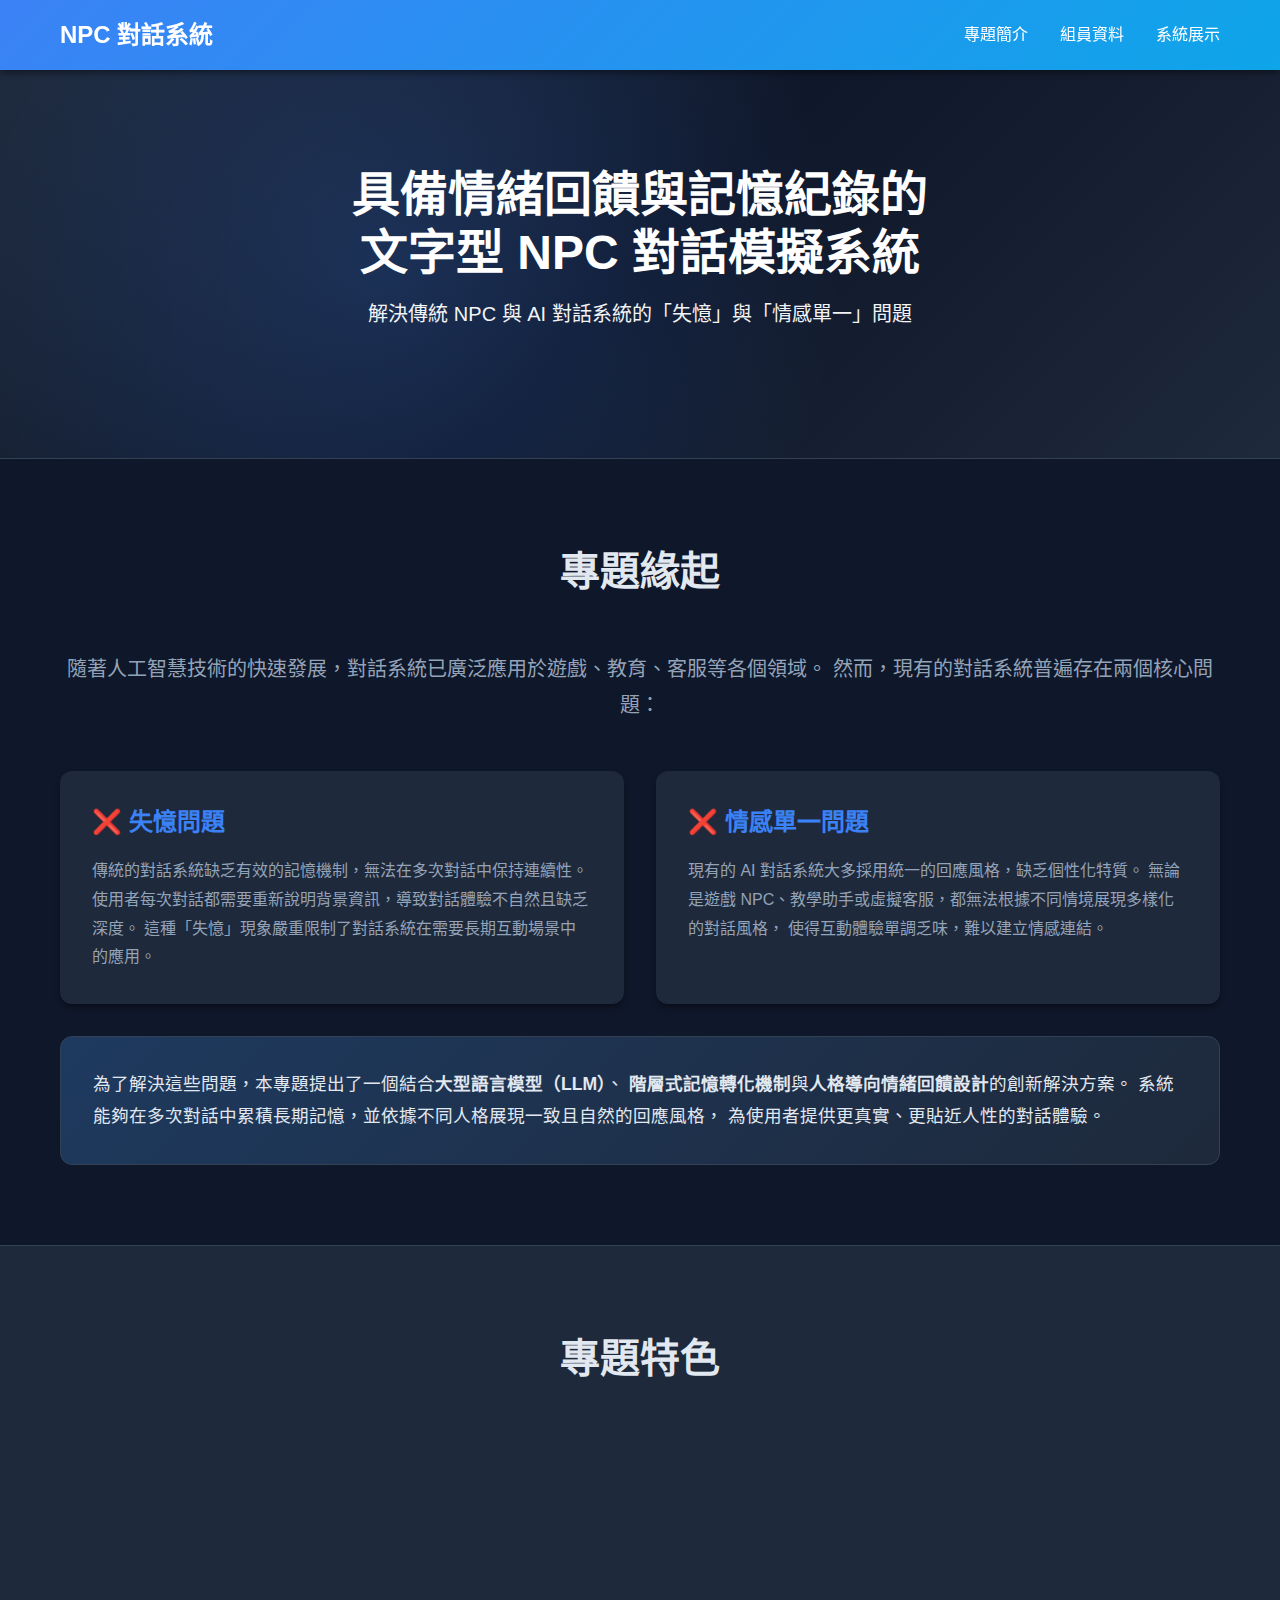
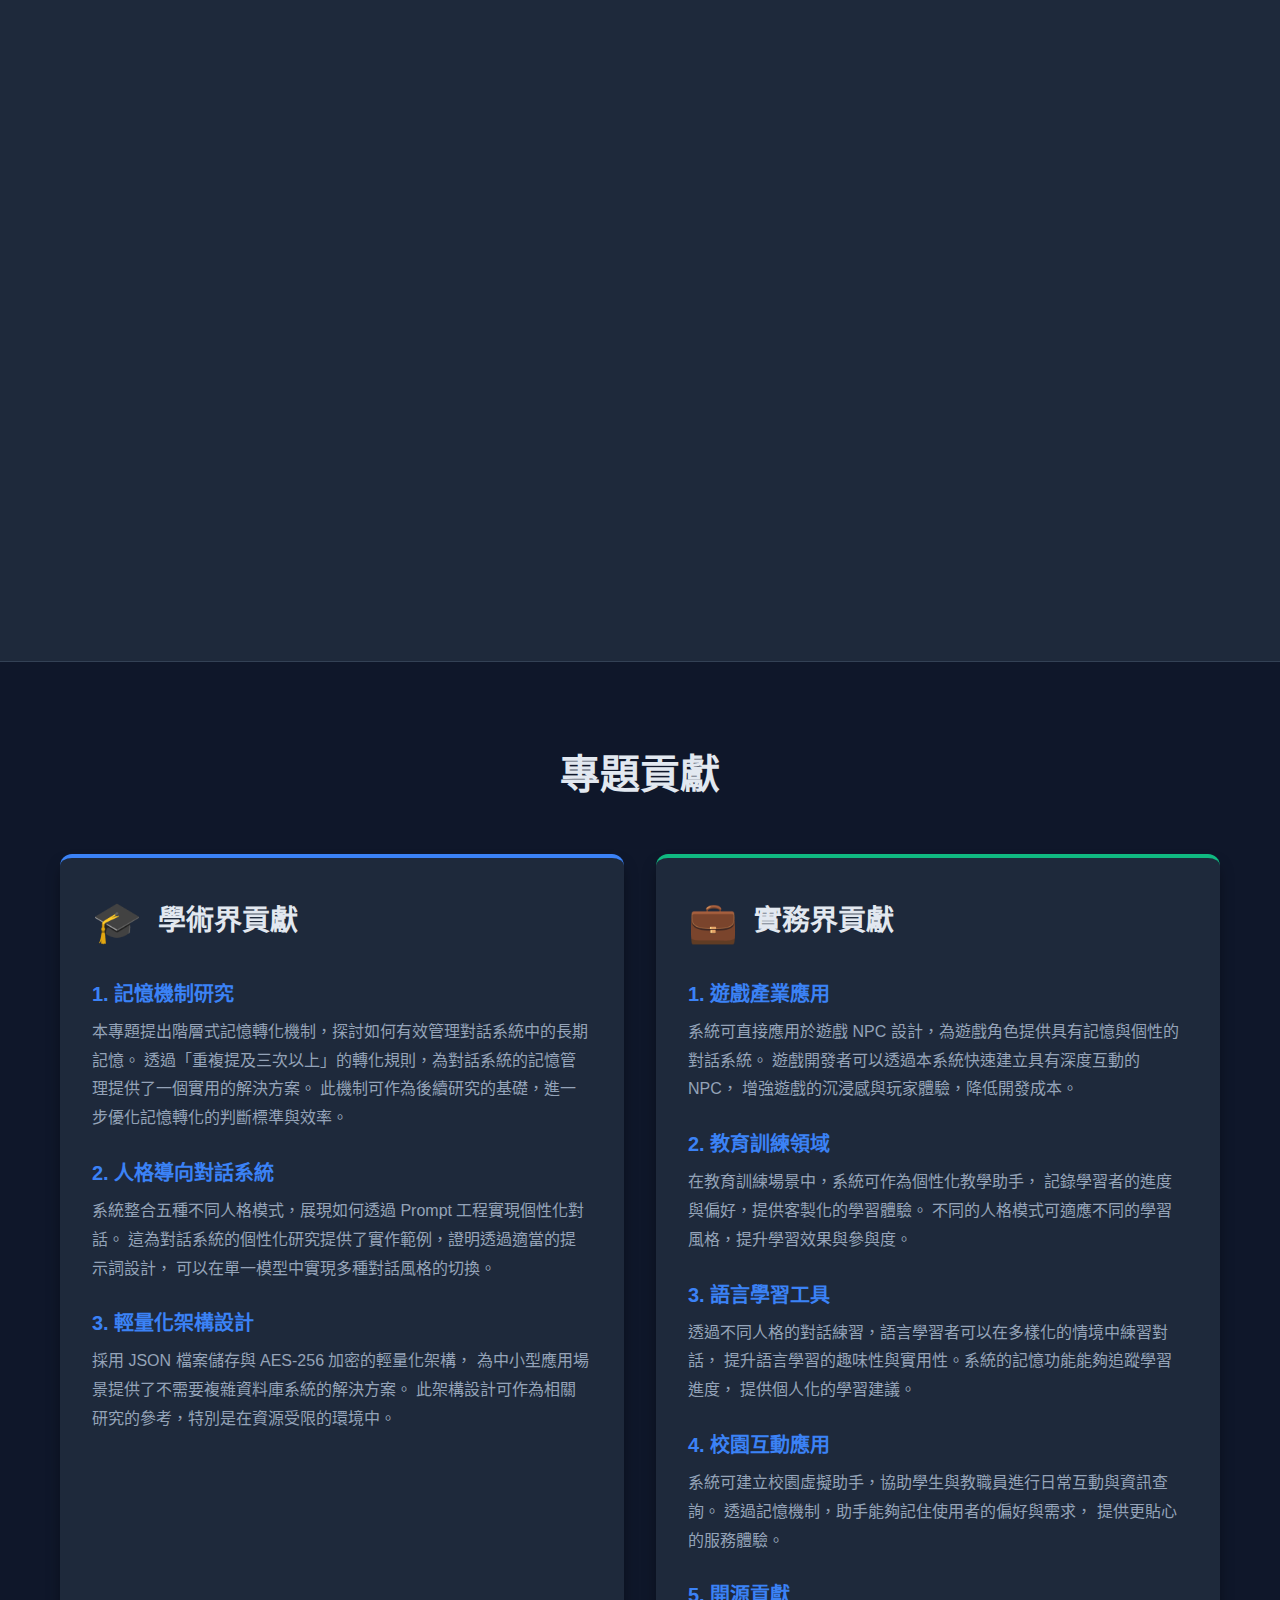
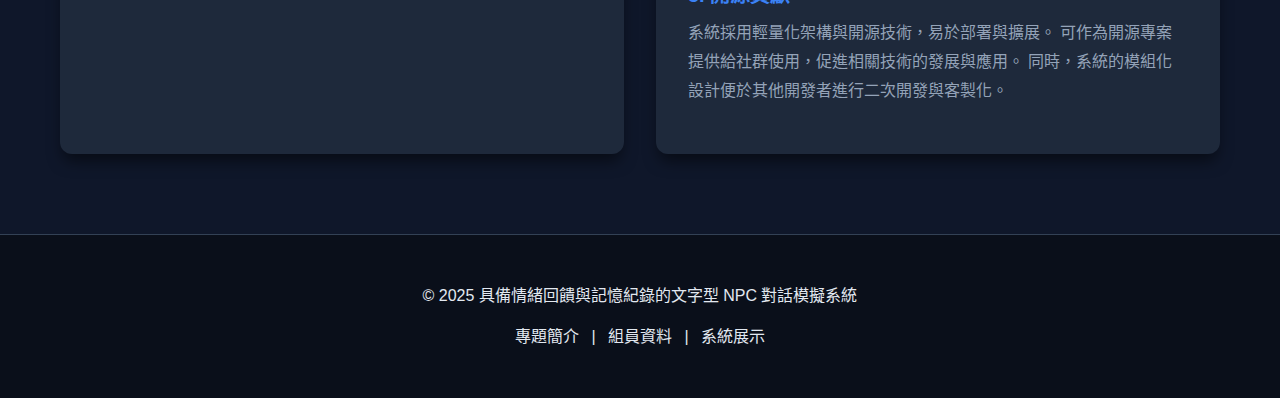
<file: 專題網頁介紹/index.htm>
<!DOCTYPE html>
<html lang="zh-TW">
<head>
    <meta charset="UTF-8">
    <meta name="viewport" content="width=device-width, initial-scale=1.0">
    <title>專題簡介 - 具備情緒回饋與記憶紀錄的文字型 NPC 對話模擬系統</title>
    <link rel="stylesheet" href="styles.css">
</head>
<body>
    <!-- 導航欄 -->
    <nav class="navbar">
        <div class="container">
            <h1 class="logo">NPC 對話系統</h1>
            <ul class="nav-links">
                <li><a href="index.htm">專題簡介</a></li>
                <li><a href="team.htm">組員資料</a></li>
                <li><a href="system01.htm">系統展示</a></li>
            </ul>
        </div>
    </nav>

    <!-- 主標題區 -->
    <section class="hero">
        <div class="container">
            <h1 class="hero-title">具備情緒回饋與記憶紀錄的<br>文字型 NPC 對話模擬系統</h1>
            <p class="hero-subtitle">解決傳統 NPC 與 AI 對話系統的「失憶」與「情感單一」問題</p>
        </div>
    </section>

    <!-- 專題緣起 -->
    <section id="origin" class="section">
        <div class="container">
            <h2 class="section-title">專題緣起</h2>
            <div class="content-box">
                <p class="lead-text">
                    隨著人工智慧技術的快速發展，對話系統已廣泛應用於遊戲、教育、客服等各個領域。
                    然而，現有的對話系統普遍存在兩個核心問題：
                </p>
                <div class="problem-list">
                    <div class="problem-item">
                        <h3>❌ 失憶問題</h3>
                        <p>
                            傳統的對話系統缺乏有效的記憶機制，無法在多次對話中保持連續性。
                            使用者每次對話都需要重新說明背景資訊，導致對話體驗不自然且缺乏深度。
                            這種「失憶」現象嚴重限制了對話系統在需要長期互動場景中的應用。
                        </p>
                    </div>
                    <div class="problem-item">
                        <h3>❌ 情感單一問題</h3>
                        <p>
                            現有的 AI 對話系統大多採用統一的回應風格，缺乏個性化特質。
                            無論是遊戲 NPC、教學助手或虛擬客服，都無法根據不同情境展現多樣化的對話風格，
                            使得互動體驗單調乏味，難以建立情感連結。
                        </p>
                    </div>
                </div>
                <div class="solution-intro">
                    <p>
                        為了解決這些問題，本專題提出了一個結合<strong>大型語言模型（LLM）</strong>、
                        <strong>階層式記憶轉化機制</strong>與<strong>人格導向情緒回饋設計</strong>的創新解決方案。
                        系統能夠在多次對話中累積長期記憶，並依據不同人格展現一致且自然的回應風格，
                        為使用者提供更真實、更貼近人性的對話體驗。
                    </p>
                </div>
            </div>
        </div>
    </section>

    <!-- 專題特色 -->
    <section id="features" class="section bg-light">
        <div class="container">
            <h2 class="section-title">專題特色</h2>
            <div class="features-grid">
                <div class="feature-card">
                    <div class="feature-icon">🧠</div>
                    <h3>階層式記憶轉化機制</h3>
                    <p>
                        系統採用智能記憶管理機制，當特定關鍵資訊在對話中被重複提及達<strong>三次以上</strong>時，
                        將自動轉化為長期記憶並保存。這種設計確保重要資訊不會遺失，
                        同時避免記憶系統過度膨脹，維持系統效能。
                    </p>
                </div>
                <div class="feature-card">
                    <div class="feature-icon">😊</div>
                    <h3>五種人格模式</h3>
                    <p>
                        提供<strong>溫柔、活潑、冷靜、幽默、嚴肅</strong>五種不同的人格模式，
                        使用者可即時切換，體驗多樣化的對話風格。每種人格都有其獨特的回應特質，
                        能夠根據情境展現一致且自然的對話行為。
                    </p>
                </div>
                <div class="feature-card">
                    <div class="feature-icon">💬</div>
                    <h3>智能對話介面</h3>
                    <p>
                        提供流暢直觀的聊天介面，整合人格設定、歷史記憶與即時輸入。
                        透過 Prompt 動態組裝器，系統能夠根據當前人格、歷史對話與記憶內容，
                        產生自然且一致的對話回應。
                    </p>
                </div>
                <div class="feature-card">
                    <div class="feature-icon">📊</div>
                    <h3>記憶視覺化管理</h3>
                    <p>
                        使用者可透過視覺化介面查看、編輯或刪除 NPC 記憶，
                        完整掌握對話歷史與記憶內容。這種透明化的設計讓使用者能夠理解系統的運作機制，
                        並根據需求調整記憶內容。
                    </p>
                </div>
                <div class="feature-card">
                    <div class="feature-icon">🔒</div>
                    <h3>高度隱私保護</h3>
                    <p>
                        採用<strong>AES-256 加密</strong>技術，搭配 JSON 檔案儲存，
                        確保使用者資料的安全與隱私。所有對話記錄與記憶內容都經過加密處理，
                        提供企業級的資料保護標準。
                    </p>
                </div>
                <div class="feature-card">
                    <div class="feature-icon">⚡</div>
                    <h3>輕量化部署</h3>
                    <p>
                        基於 Node.js 與 Express 架構，無需複雜的資料庫系統，
                        採用 JSON 檔案儲存，適合快速部署與擴展。
                        系統架構簡潔高效，降低維護成本與技術門檻。
                    </p>
                </div>
            </div>
        </div>
    </section>

    <!-- 專題貢獻 -->
    <section id="contribution" class="section">
        <div class="container">
            <h2 class="section-title">專題貢獻</h2>
            <div class="contribution-grid">
                <div class="contribution-card academic">
                    <div class="contribution-header">
                        <div class="contribution-icon">🎓</div>
                        <h3>學術界貢獻</h3>
                    </div>
                    <div class="contribution-content">
                        <h4>1. 記憶機制研究</h4>
                        <p>
                            本專題提出階層式記憶轉化機制，探討如何有效管理對話系統中的長期記憶。
                            透過「重複提及三次以上」的轉化規則，為對話系統的記憶管理提供了一個實用的解決方案。
                            此機制可作為後續研究的基礎，進一步優化記憶轉化的判斷標準與效率。
                        </p>
                        <h4>2. 人格導向對話系統</h4>
                        <p>
                            系統整合五種不同人格模式，展現如何透過 Prompt 工程實現個性化對話。
                            這為對話系統的個性化研究提供了實作範例，證明透過適當的提示詞設計，
                            可以在單一模型中實現多種對話風格的切換。
                        </p>
                        <h4>3. 輕量化架構設計</h4>
                        <p>
                            採用 JSON 檔案儲存與 AES-256 加密的輕量化架構，
                            為中小型應用場景提供了不需要複雜資料庫系統的解決方案。
                            此架構設計可作為相關研究的參考，特別是在資源受限的環境中。
                        </p>
                    </div>
                </div>
                <div class="contribution-card practical">
                    <div class="contribution-header">
                        <div class="contribution-icon">💼</div>
                        <h3>實務界貢獻</h3>
                    </div>
                    <div class="contribution-content">
                        <h4>1. 遊戲產業應用</h4>
                        <p>
                            系統可直接應用於遊戲 NPC 設計，為遊戲角色提供具有記憶與個性的對話系統。
                            遊戲開發者可以透過本系統快速建立具有深度互動的 NPC，
                            增強遊戲的沉浸感與玩家體驗，降低開發成本。
                        </p>
                        <h4>2. 教育訓練領域</h4>
                        <p>
                            在教育訓練場景中，系統可作為個性化教學助手，
                            記錄學習者的進度與偏好，提供客製化的學習體驗。
                            不同的人格模式可適應不同的學習風格，提升學習效果與參與度。
                        </p>
                        <h4>3. 語言學習工具</h4>
                        <p>
                            透過不同人格的對話練習，語言學習者可以在多樣化的情境中練習對話，
                            提升語言學習的趣味性與實用性。系統的記憶功能能夠追蹤學習進度，
                            提供個人化的學習建議。
                        </p>
                        <h4>4. 校園互動應用</h4>
                        <p>
                            系統可建立校園虛擬助手，協助學生與教職員進行日常互動與資訊查詢。
                            透過記憶機制，助手能夠記住使用者的偏好與需求，
                            提供更貼心的服務體驗。
                        </p>
                        <h4>5. 開源貢獻</h4>
                        <p>
                            系統採用輕量化架構與開源技術，易於部署與擴展。
                            可作為開源專案提供給社群使用，促進相關技術的發展與應用。
                            同時，系統的模組化設計便於其他開發者進行二次開發與客製化。
                        </p>
                    </div>
                </div>
            </div>
        </div>
    </section>

    <!-- 頁尾 -->
    <footer class="footer">
        <div class="container">
            <p>&copy; 2025 具備情緒回饋與記憶紀錄的文字型 NPC 對話模擬系統</p>
            <div class="footer-links">
                <a href="index.htm">專題簡介</a> | 
                <a href="team.htm">組員資料</a> | 
                <a href="system01.htm">系統展示</a>
            </div>
        </div>
    </footer>

    <script src="script.js"></script>
</body>
</html>
</file>
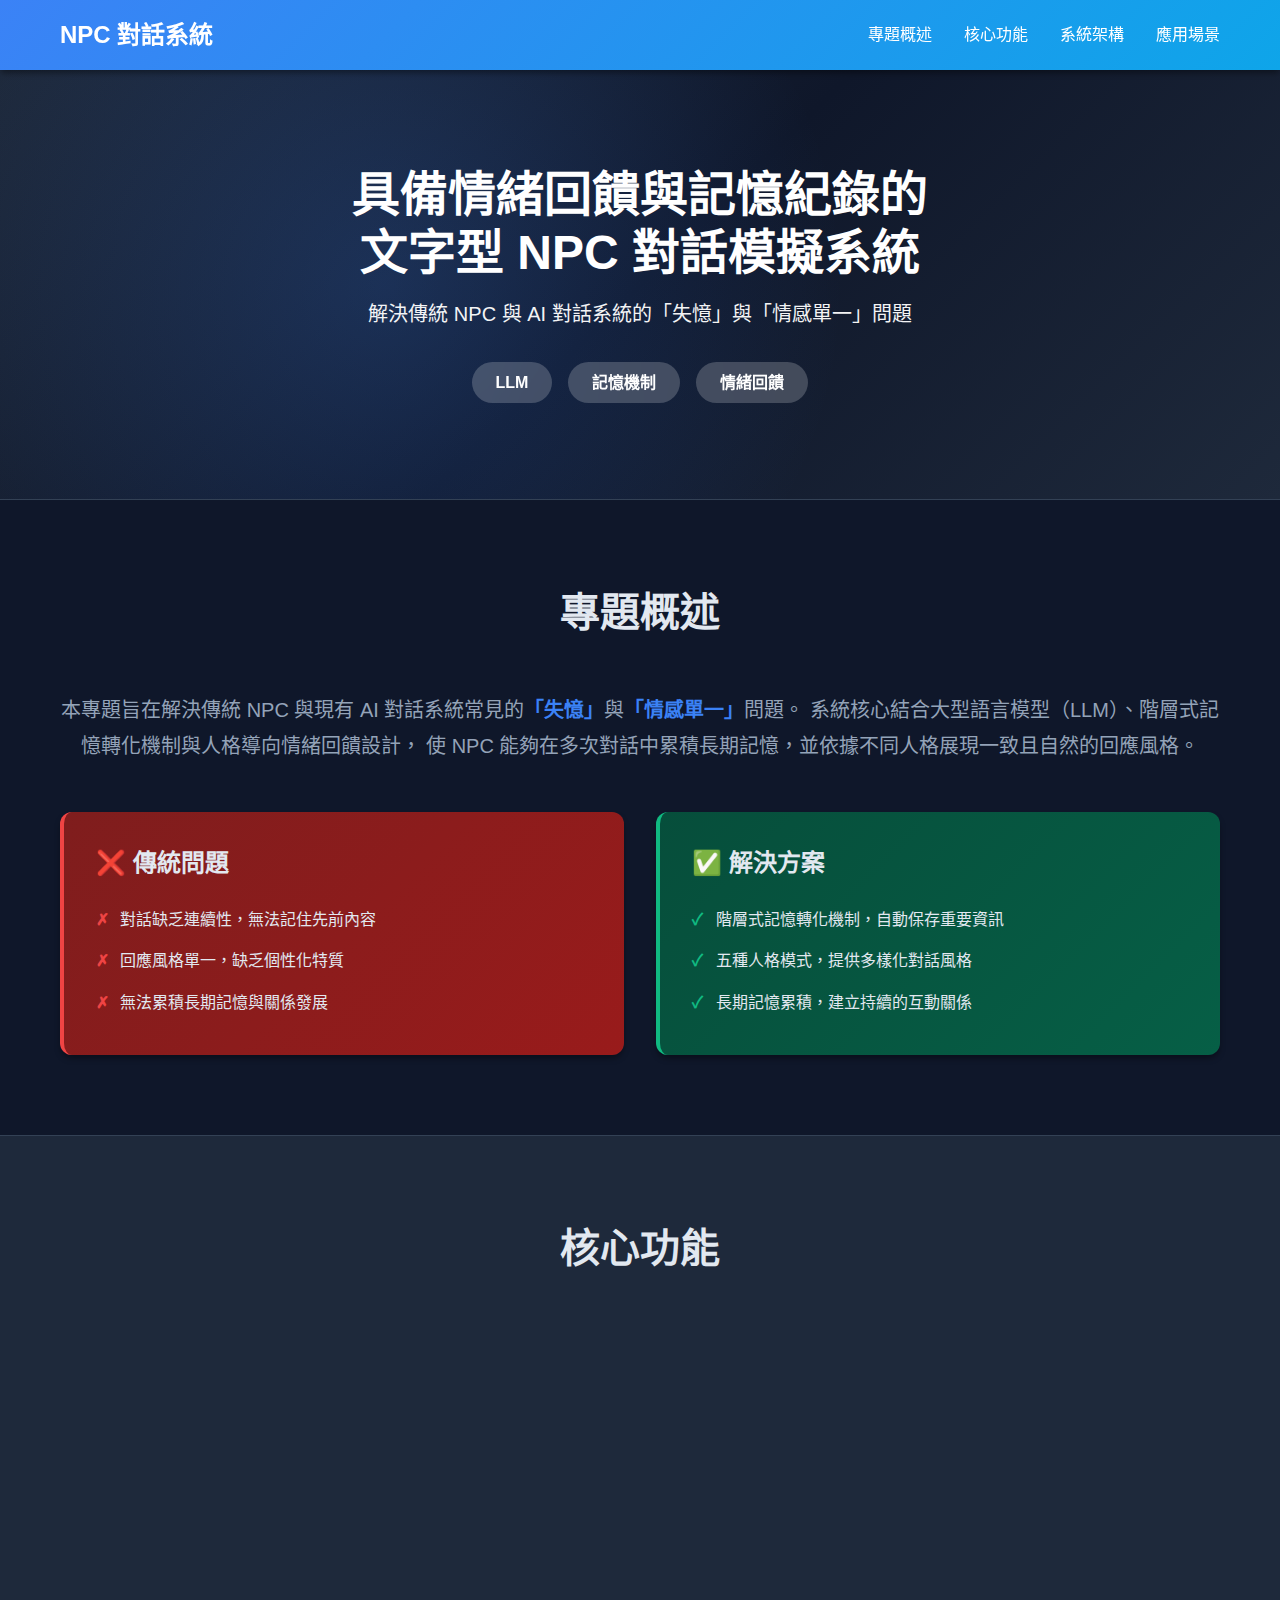
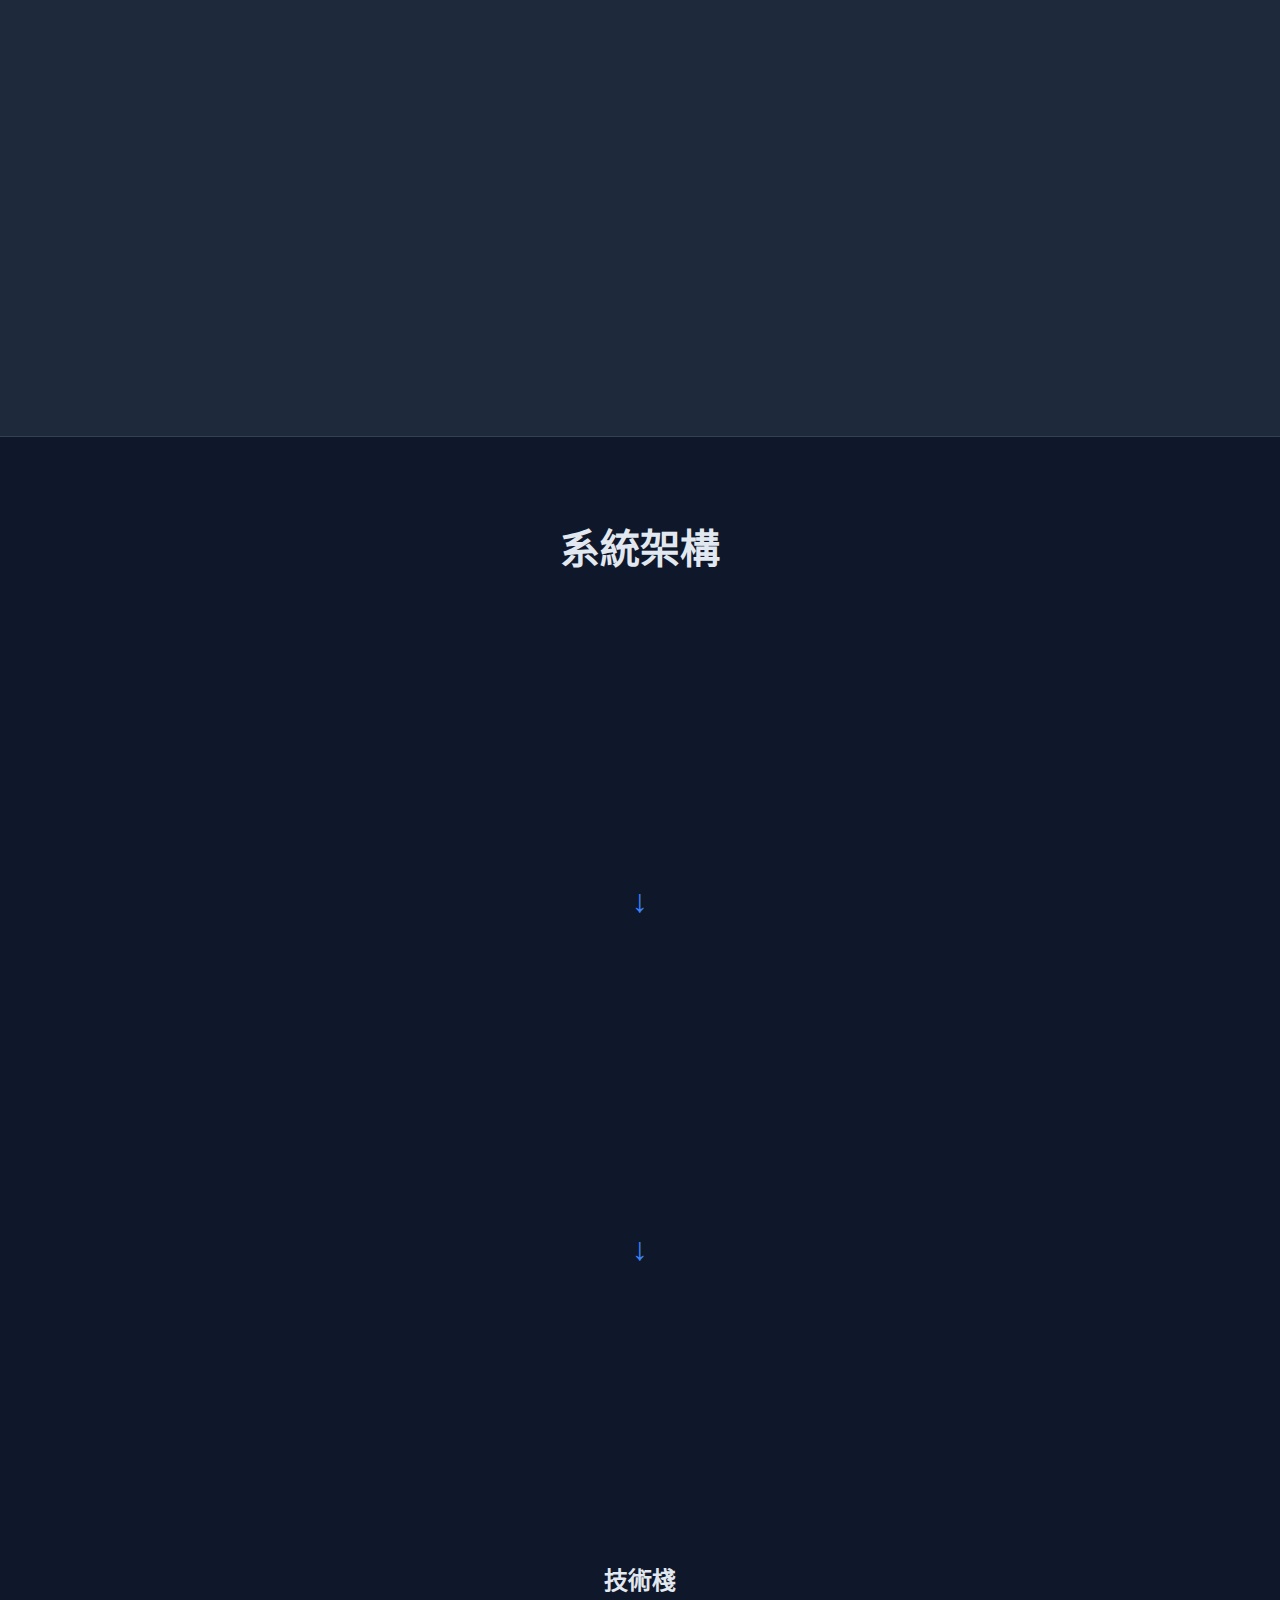
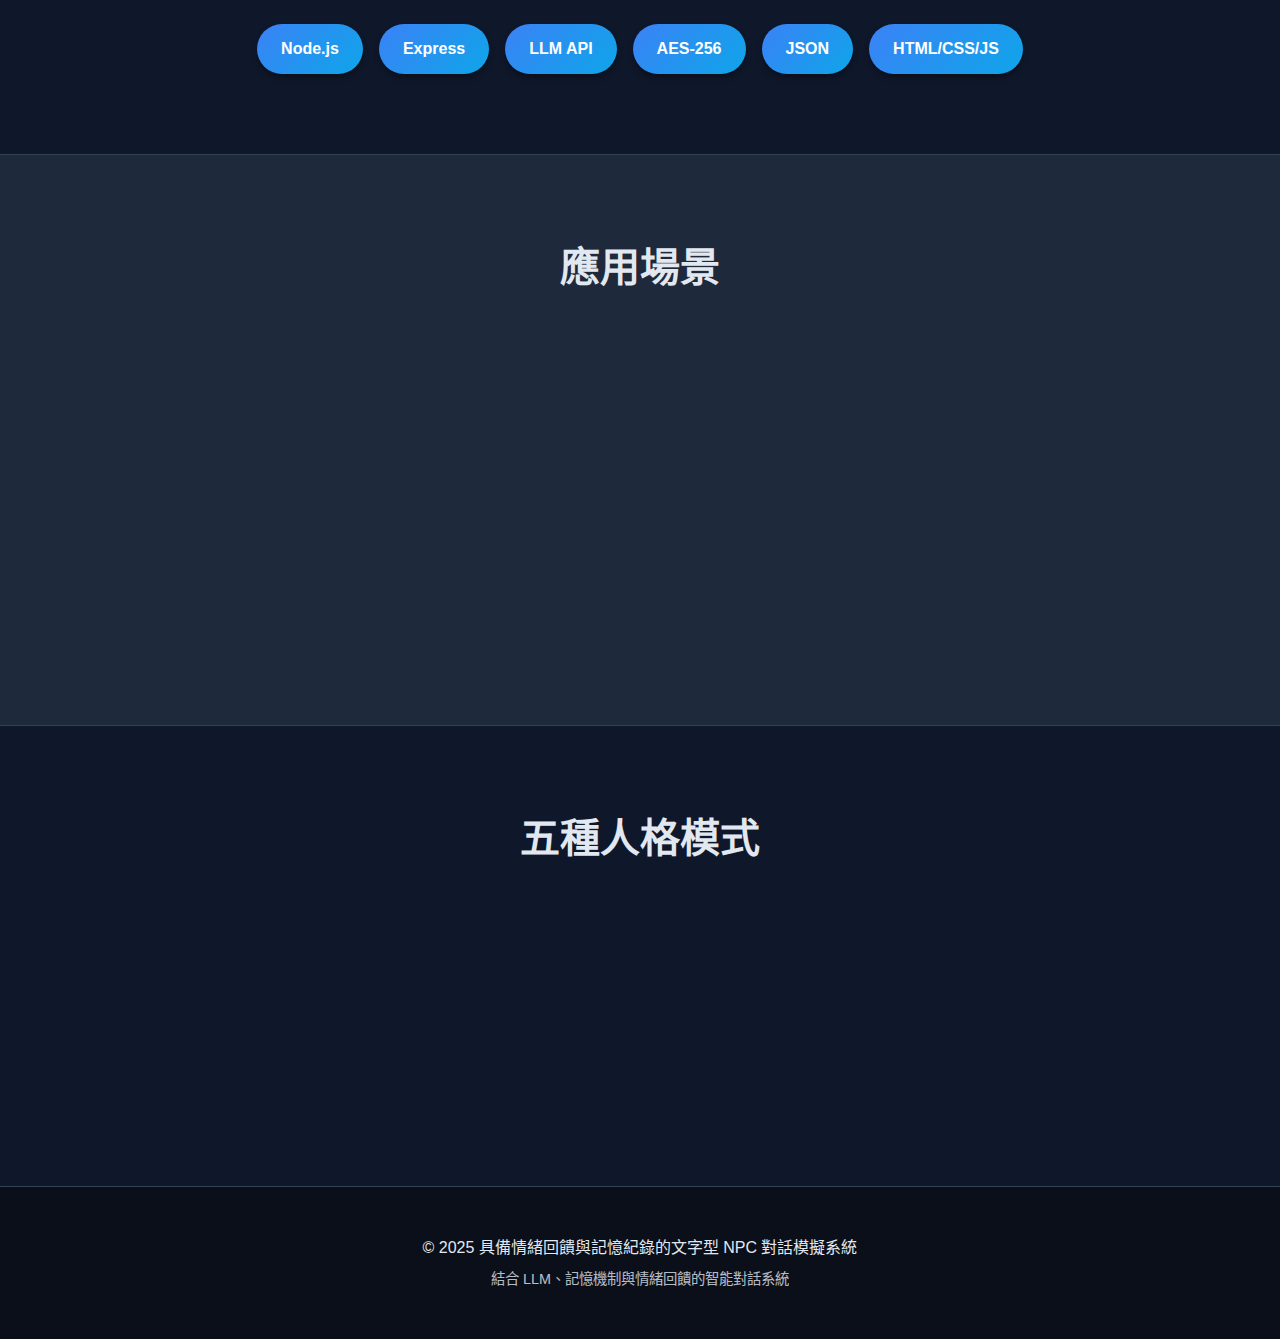
<file: 專題網頁介紹/index.html>
<!DOCTYPE html>
<html lang="zh-TW">
<head>
    <meta charset="UTF-8">
    <meta name="viewport" content="width=device-width, initial-scale=1.0">
    <title>具備情緒回饋與記憶紀錄的文字型 NPC 對話模擬系統</title>
    <link rel="stylesheet" href="styles.css">
</head>
<body>
    <!-- 導航欄 -->
    <nav class="navbar">
        <div class="container">
            <h1 class="logo">NPC 對話系統</h1>
            <ul class="nav-links">
                <li><a href="#overview">專題概述</a></li>
                <li><a href="#features">核心功能</a></li>
                <li><a href="#architecture">系統架構</a></li>
                <li><a href="#applications">應用場景</a></li>
            </ul>
        </div>
    </nav>

    <!-- 主標題區 -->
    <section class="hero">
        <div class="container">
            <h1 class="hero-title">具備情緒回饋與記憶紀錄的<br>文字型 NPC 對話模擬系統</h1>
            <p class="hero-subtitle">解決傳統 NPC 與 AI 對話系統的「失憶」與「情感單一」問題</p>
            <div class="hero-badge">
                <span>LLM</span>
                <span>記憶機制</span>
                <span>情緒回饋</span>
            </div>
        </div>
    </section>

    <!-- 專題概述 -->
    <section id="overview" class="section">
        <div class="container">
            <h2 class="section-title">專題概述</h2>
            <div class="overview-content">
                <p class="lead-text">
                    本專題旨在解決傳統 NPC 與現有 AI 對話系統常見的<strong>「失憶」</strong>與<strong>「情感單一」</strong>問題。
                    系統核心結合大型語言模型（LLM）、階層式記憶轉化機制與人格導向情緒回饋設計，
                    使 NPC 能夠在多次對話中累積長期記憶，並依據不同人格展現一致且自然的回應風格。
                </p>
                <div class="problem-solution">
                    <div class="problem-box">
                        <h3>❌ 傳統問題</h3>
                        <ul>
                            <li>對話缺乏連續性，無法記住先前內容</li>
                            <li>回應風格單一，缺乏個性化特質</li>
                            <li>無法累積長期記憶與關係發展</li>
                        </ul>
                    </div>
                    <div class="solution-box">
                        <h3>✅ 解決方案</h3>
                        <ul>
                            <li>階層式記憶轉化機制，自動保存重要資訊</li>
                            <li>五種人格模式，提供多樣化對話風格</li>
                            <li>長期記憶累積，建立持續的互動關係</li>
                        </ul>
                    </div>
                </div>
            </div>
        </div>
    </section>

    <!-- 核心功能 -->
    <section id="features" class="section bg-light">
        <div class="container">
            <h2 class="section-title">核心功能</h2>
            <div class="features-grid">
                <div class="feature-card">
                    <div class="feature-icon">🧠</div>
                    <h3>階層式記憶轉化</h3>
                    <p>當特定關鍵資訊在對話中被重複提及達<strong>三次以上</strong>，系統將自動轉化為長期記憶並保存，確保重要資訊不會遺失。</p>
                </div>
                <div class="feature-card">
                    <div class="feature-icon">😊</div>
                    <h3>五種人格模式</h3>
                    <p>提供<strong>溫柔、活潑、冷靜、幽默、嚴肅</strong>五種人格，使用者可即時切換，體驗不同風格的對話互動。</p>
                </div>
                <div class="feature-card">
                    <div class="feature-icon">💬</div>
                    <h3>智能對話介面</h3>
                    <p>提供流暢的聊天介面，整合人格設定、歷史記憶與即時輸入，產生自然且一致的對話回應。</p>
                </div>
                <div class="feature-card">
                    <div class="feature-icon">📊</div>
                    <h3>記憶視覺化管理</h3>
                    <p>使用者可查看、編輯或刪除 NPC 記憶，完整掌握對話歷史與記憶內容，提供透明的互動體驗。</p>
                </div>
                <div class="feature-card">
                    <div class="feature-icon">🔒</div>
                    <h3>高度隱私保護</h3>
                    <p>採用<strong>AES-256 加密</strong>技術，搭配 JSON 檔案儲存，確保資料安全與隱私保護。</p>
                </div>
                <div class="feature-card">
                    <div class="feature-icon">⚡</div>
                    <h3>輕量化部署</h3>
                    <p>基於 Node.js 與 Express 架構，無需複雜資料庫，適合快速部署與擴展。</p>
                </div>
            </div>
        </div>
    </section>

    <!-- 系統架構 -->
    <section id="architecture" class="section">
        <div class="container">
            <h2 class="section-title">系統架構</h2>
            <div class="architecture-diagram">
                <div class="arch-layer">
                    <div class="arch-box frontend">
                        <h3>前端層</h3>
                        <ul>
                            <li>聊天介面</li>
                            <li>記憶視覺化管理</li>
                            <li>人格切換控制</li>
                        </ul>
                    </div>
                </div>
                <div class="arch-arrow">↓</div>
                <div class="arch-layer">
                    <div class="arch-box backend">
                        <h3>後端層</h3>
                        <ul>
                            <li>Node.js + Express</li>
                            <li>Prompt 動態組裝器</li>
                            <li>對話 API 整合</li>
                            <li>人格設定管理</li>
                        </ul>
                    </div>
                </div>
                <div class="arch-arrow">↓</div>
                <div class="arch-layer">
                    <div class="arch-box data">
                        <h3>資料層</h3>
                        <ul>
                            <li>JSON 檔案儲存</li>
                            <li>AES-256 加密</li>
                            <li>記憶管理機制</li>
                        </ul>
                    </div>
                </div>
            </div>
            <div class="tech-stack">
                <h3>技術棧</h3>
                <div class="tech-tags">
                    <span class="tech-tag">Node.js</span>
                    <span class="tech-tag">Express</span>
                    <span class="tech-tag">LLM API</span>
                    <span class="tech-tag">AES-256</span>
                    <span class="tech-tag">JSON</span>
                    <span class="tech-tag">HTML/CSS/JS</span>
                </div>
            </div>
        </div>
    </section>

    <!-- 應用場景 -->
    <section id="applications" class="section bg-light">
        <div class="container">
            <h2 class="section-title">應用場景</h2>
            <div class="applications-grid">
                <div class="app-card">
                    <div class="app-icon">🎮</div>
                    <h3>遊戲 NPC</h3>
                    <p>為遊戲角色提供具有記憶與個性的對話系統，增強遊戲沉浸感與互動體驗。</p>
                </div>
                <div class="app-card">
                    <div class="app-icon">📚</div>
                    <h3>教育訓練</h3>
                    <p>建立個性化教學助手，記錄學習進度與偏好，提供客製化的學習體驗。</p>
                </div>
                <div class="app-card">
                    <div class="app-icon">🌐</div>
                    <h3>語言學習</h3>
                    <p>透過不同人格的對話練習，提升語言學習的趣味性與實用性。</p>
                </div>
                <div class="app-card">
                    <div class="app-icon">🏫</div>
                    <h3>校園互動</h3>
                    <p>建立校園虛擬助手，協助學生與教職員進行日常互動與資訊查詢。</p>
                </div>
            </div>
        </div>
    </section>

    <!-- 人格展示 -->
    <section class="section">
        <div class="container">
            <h2 class="section-title">五種人格模式</h2>
            <div class="personalities-grid">
                <div class="personality-card" data-personality="溫柔">
                    <div class="personality-header">
                        <span class="personality-emoji">🌸</span>
                        <h3>溫柔</h3>
                    </div>
                    <p>溫和友善的對話風格，適合需要關懷與支持的場景。</p>
                </div>
                <div class="personality-card" data-personality="活潑">
                    <div class="personality-header">
                        <span class="personality-emoji">🎉</span>
                        <h3>活潑</h3>
                    </div>
                    <p>充滿活力與熱情的回應，帶來輕鬆愉快的互動體驗。</p>
                </div>
                <div class="personality-card" data-personality="冷靜">
                    <div class="personality-header">
                        <span class="personality-emoji">🧊</span>
                        <h3>冷靜</h3>
                    </div>
                    <p>理性客觀的分析與建議，適合需要專業意見的場合。</p>
                </div>
                <div class="personality-card" data-personality="幽默">
                    <div class="personality-header">
                        <span class="personality-emoji">😄</span>
                        <h3>幽默</h3>
                    </div>
                    <p>風趣幽默的對話風格，為互動增添趣味與歡樂。</p>
                </div>
                <div class="personality-card" data-personality="嚴肅">
                    <div class="personality-header">
                        <span class="personality-emoji">📋</span>
                        <h3>嚴肅</h3>
                    </div>
                    <p>正式專業的溝通方式，適合正式場合與重要議題討論。</p>
                </div>
            </div>
        </div>
    </section>

    <!-- 頁尾 -->
    <footer class="footer">
        <div class="container">
            <p>&copy; 2025 具備情緒回饋與記憶紀錄的文字型 NPC 對話模擬系統</p>
            <p class="footer-subtitle">結合 LLM、記憶機制與情緒回饋的智能對話系統</p>
        </div>
    </footer>

    <script src="script.js"></script>
</body>
</html>
</file>
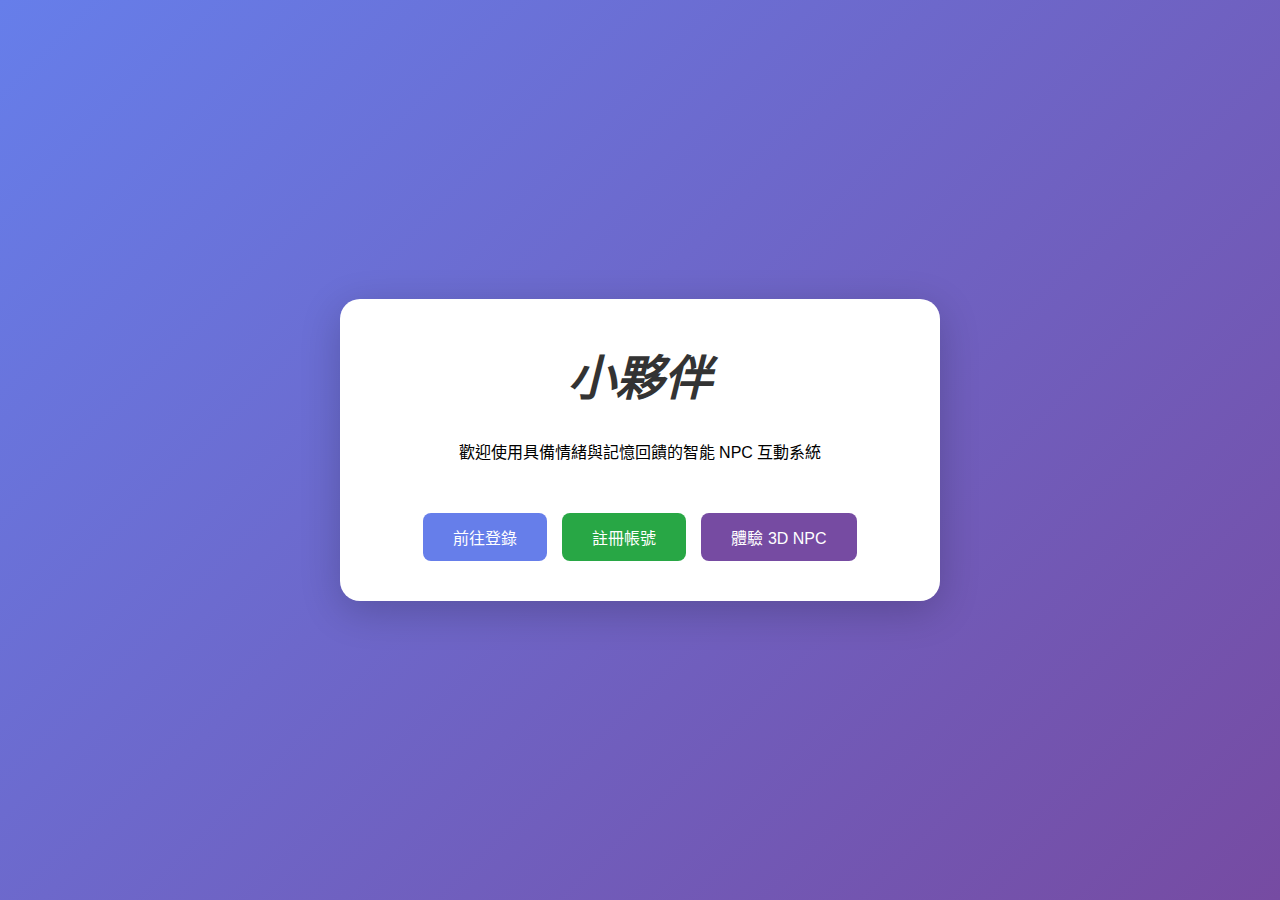
<file: 新增資料夾/frontend/index.html>
<!DOCTYPE html>
<html lang="zh-TW">
<head>
    <meta charset="UTF-8">
    <meta name="viewport" content="width=device-width, initial-scale=1.0">
    <title>智能 NPC 互動系統</title>
    <link rel="stylesheet" href="styles.css">
    <style>
        body {
            opacity: 1;
            transition: opacity 0.3s ease-in;
        }
    </style>
</head>
<body>
    <div class="container">
        <h1 class="main-title"><em><strong>小夥伴</strong></em></h1>
        <!-- 其他內容 -->
        <div class="content">
            <p>歡迎使用具備情緒與記憶回饋的智能 NPC 互動系統</p>
            <div style="margin-top: 30px; display: flex; gap: 15px; justify-content: center; flex-wrap: wrap;">
                <a href="login.html" class="btn">前往登錄</a>
                <a href="register.html" class="btn" style="background: #28a745;">註冊帳號</a>
                <a href="npc.html" class="btn" style="background: #764ba2;">體驗 3D NPC</a>
            </div>
        </div>
    </div>
</body>
</html>
</file>
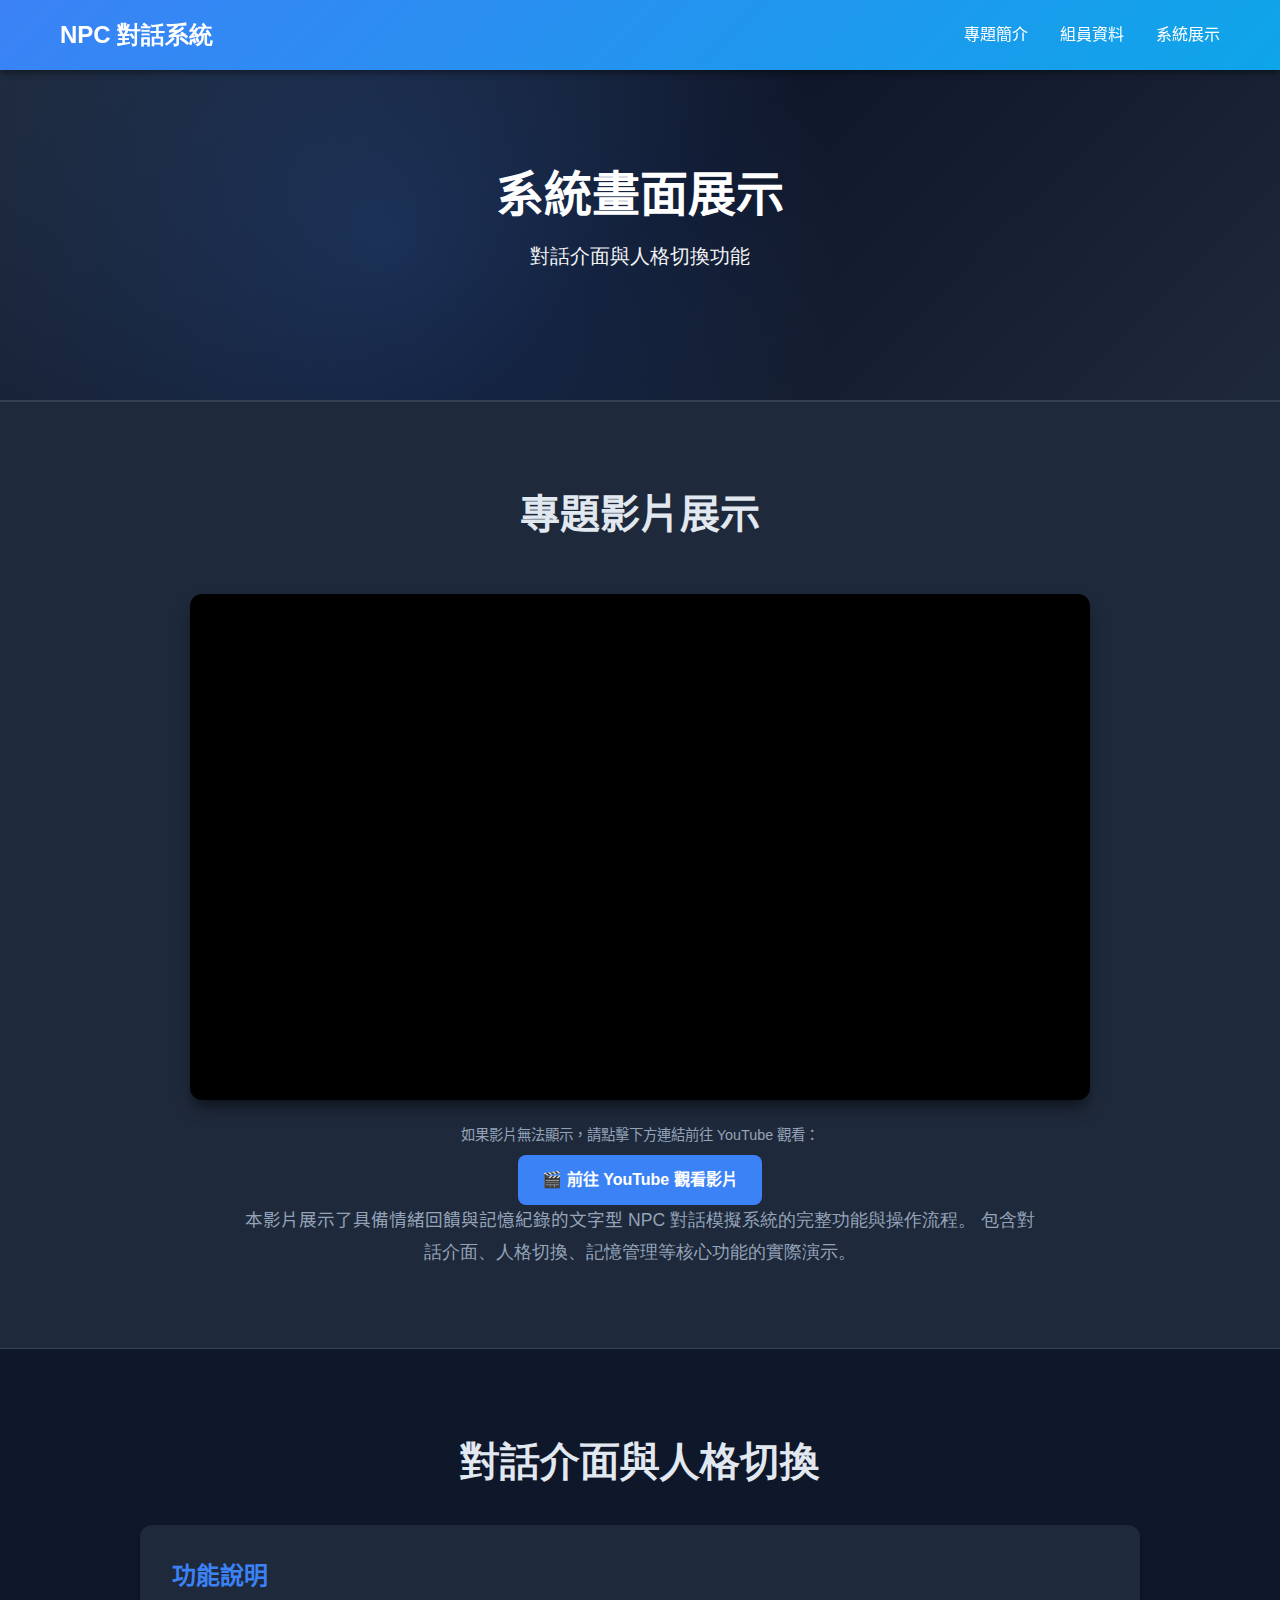
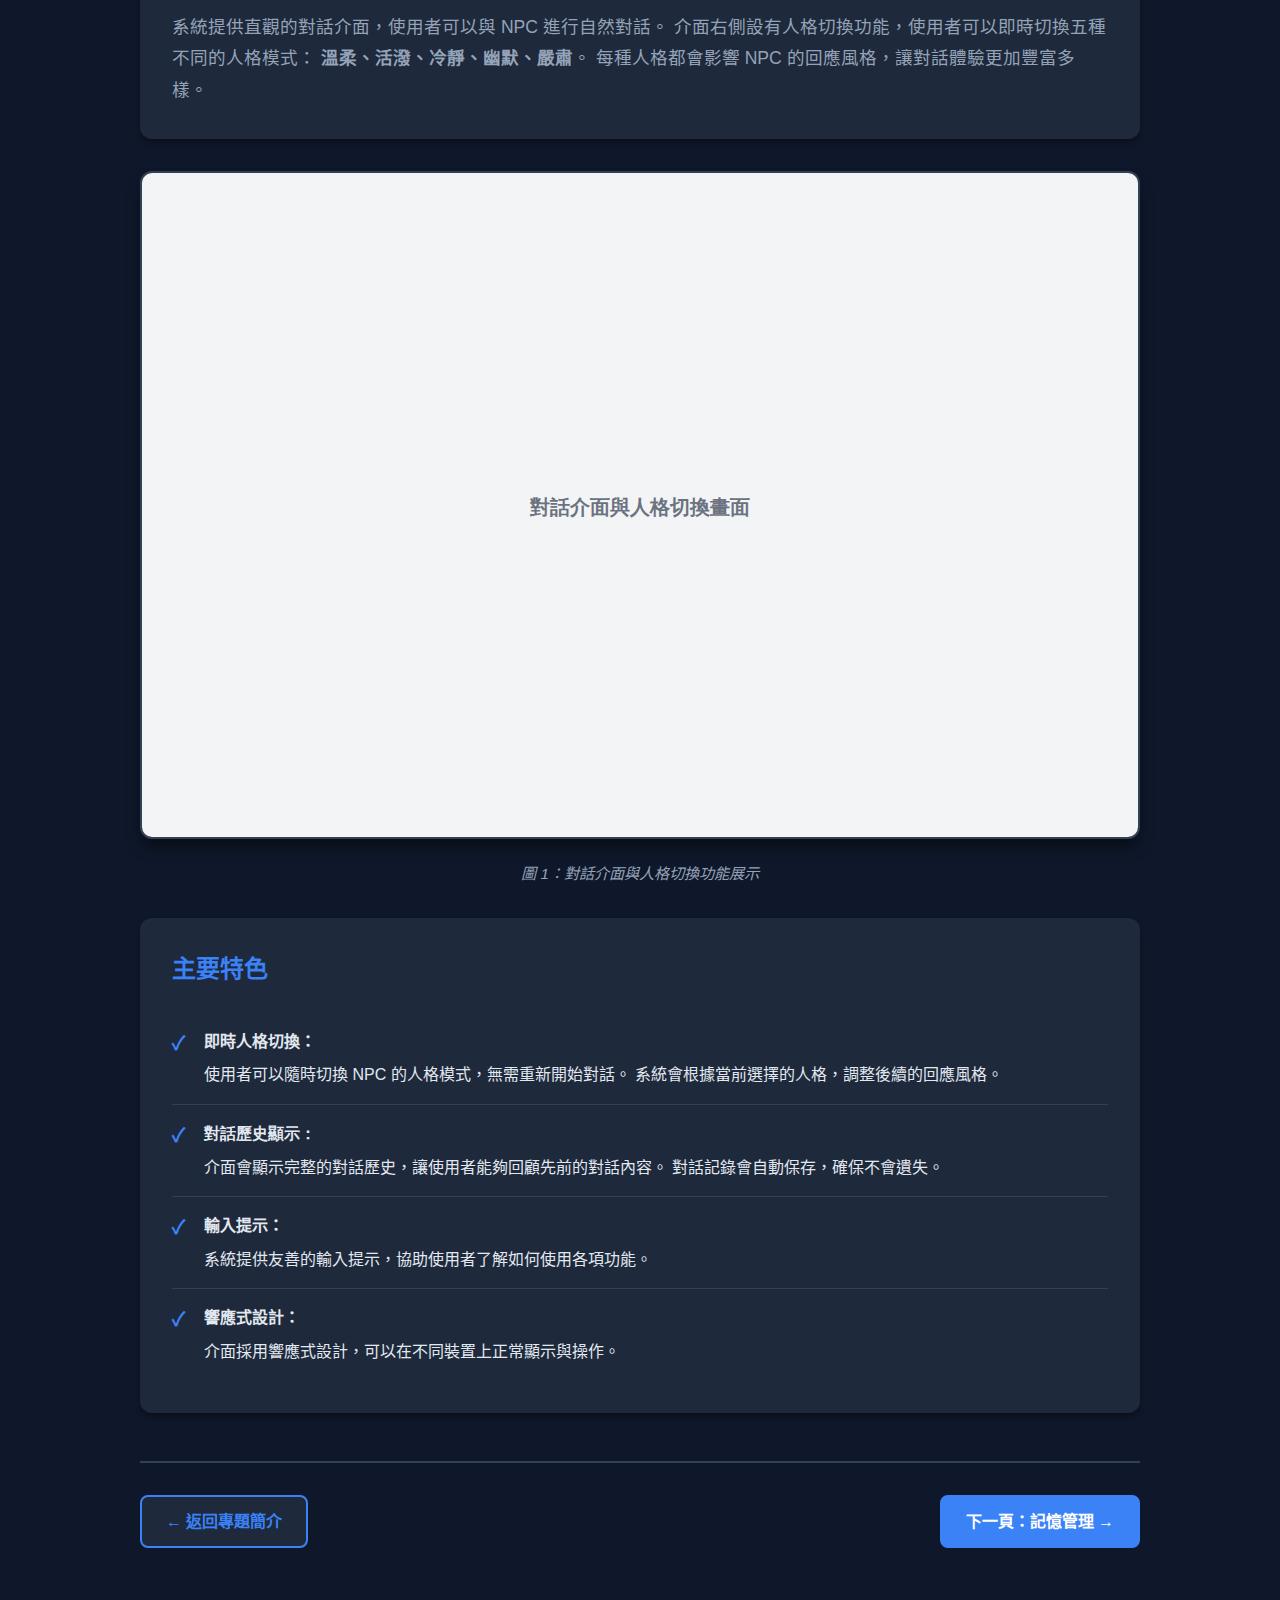
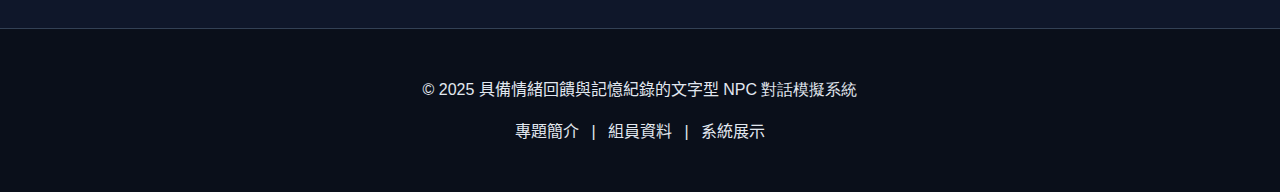
<file: 專題網頁介紹/system01.htm>
<!DOCTYPE html>
<html lang="zh-TW">
<head>
    <meta charset="UTF-8">
    <meta name="viewport" content="width=device-width, initial-scale=1.0">
    <title>系統展示 1 - 對話介面與人格切換</title>
    <link rel="stylesheet" href="styles.css">
</head>
<body>
    <!-- 導航欄 -->
    <nav class="navbar">
        <div class="container">
            <h1 class="logo">NPC 對話系統</h1>
            <ul class="nav-links">
                <li><a href="index.htm">專題簡介</a></li>
                <li><a href="team.htm">組員資料</a></li>
                <li><a href="system01.htm">系統展示</a></li>
            </ul>
        </div>
    </nav>

    <!-- 主標題區 -->
    <section class="hero">
        <div class="container">
            <h1 class="hero-title">系統畫面展示</h1>
            <p class="hero-subtitle">對話介面與人格切換功能</p>
        </div>
    </section>

    <!-- 專題影片展示 -->
    <section class="section bg-light">
        <div class="container">
            <h2 class="section-title">專題影片展示</h2>
            <div class="video-container">
                <div class="video-wrapper">
                    <iframe 
                        src="https://www.youtube.com/embed/sHeLTtaAnzQ" 
                        title="專題影片展示" 
                        frameborder="0" 
                        allow="accelerometer; autoplay; clipboard-write; encrypted-media; gyroscope; picture-in-picture; web-share" 
                        allowfullscreen>
                    </iframe>
                </div>
                <div style="margin-top: 1rem; text-align: center;">
                    <p style="color: var(--text-light); font-size: 0.9rem; margin-bottom: 0.5rem;">
                        如果影片無法顯示，請點擊下方連結前往 YouTube 觀看：
                    </p>
                    <a href="https://youtu.be/sHeLTtaAnzQ" target="_blank" 
                       style="display: inline-block; padding: 0.75rem 1.5rem; background: var(--primary-color); color: white; text-decoration: none; border-radius: 8px; font-weight: 600; transition: background 0.3s;"
                       onmouseover="this.style.background='var(--secondary-color)'"
                       onmouseout="this.style.background='var(--primary-color)'">
                        🎬 前往 YouTube 觀看影片
                    </a>
                </div>
                <p class="video-description">
                    本影片展示了具備情緒回饋與記憶紀錄的文字型 NPC 對話模擬系統的完整功能與操作流程。
                    包含對話介面、人格切換、記憶管理等核心功能的實際演示。
                </p>
            </div>
        </div>
    </section>

    <!-- 系統展示內容 -->
    <section class="section">
        <div class="container">
            <div class="system-showcase">
                <h2 class="showcase-title">對話介面與人格切換</h2>
                
                <div class="showcase-description">
                    <h3>功能說明</h3>
                    <p>
                        系統提供直觀的對話介面，使用者可以與 NPC 進行自然對話。
                        介面右側設有人格切換功能，使用者可以即時切換五種不同的人格模式：
                        <strong>溫柔、活潑、冷靜、幽默、嚴肅</strong>。
                        每種人格都會影響 NPC 的回應風格，讓對話體驗更加豐富多樣。
                    </p>
                </div>

                <div class="system-screenshot">
                    <img src="https://via.placeholder.com/1200x800?text=對話介面與人格切換畫面" 
                         alt="對話介面與人格切換畫面"
                         onerror="this.src='data:image/svg+xml,%3Csvg xmlns=%22http://www.w3.org/2000/svg%22 width=%221200%22 height=%22800%22%3E%3Crect fill=%22%23f3f4f6%22 width=%221200%22 height=%22800%22/%3E%3Ctext fill=%22%236b7280%22 font-family=%22sans-serif%22 font-size=%2224%22 dy=%2210.5%22 font-weight=%22bold%22 x=%2250%25%22 y=%2250%25%22 text-anchor=%22middle%22%3E對話介面與人格切換畫面%3C/text%3E%3C/svg%3E'">
                    <p class="screenshot-caption">圖 1：對話介面與人格切換功能展示</p>
                </div>

                <div class="feature-details">
                    <h3>主要特色</h3>
                    <ul class="feature-list">
                        <li>
                            <strong>即時人格切換：</strong>
                            使用者可以隨時切換 NPC 的人格模式，無需重新開始對話。
                            系統會根據當前選擇的人格，調整後續的回應風格。
                        </li>
                        <li>
                            <strong>對話歷史顯示：</strong>
                            介面會顯示完整的對話歷史，讓使用者能夠回顧先前的對話內容。
                            對話記錄會自動保存，確保不會遺失。
                        </li>
                        <li>
                            <strong>輸入提示：</strong>
                            系統提供友善的輸入提示，協助使用者了解如何使用各項功能。
                        </li>
                        <li>
                            <strong>響應式設計：</strong>
                            介面採用響應式設計，可以在不同裝置上正常顯示與操作。
                        </li>
                    </ul>
                </div>

                <div class="navigation-buttons">
                    <a href="index.htm" class="nav-btn">← 返回專題簡介</a>
                    <a href="system02.htm" class="nav-btn primary">下一頁：記憶管理 →</a>
                </div>
            </div>
        </div>
    </section>

    <!-- 頁尾 -->
    <footer class="footer">
        <div class="container">
            <p>&copy; 2025 具備情緒回饋與記憶紀錄的文字型 NPC 對話模擬系統</p>
            <div class="footer-links">
                <a href="index.htm">專題簡介</a> | 
                <a href="team.htm">組員資料</a> | 
                <a href="system01.htm">系統展示</a>
            </div>
        </div>
    </footer>

    <script src="script.js"></script>
</body>
</html>
</file>
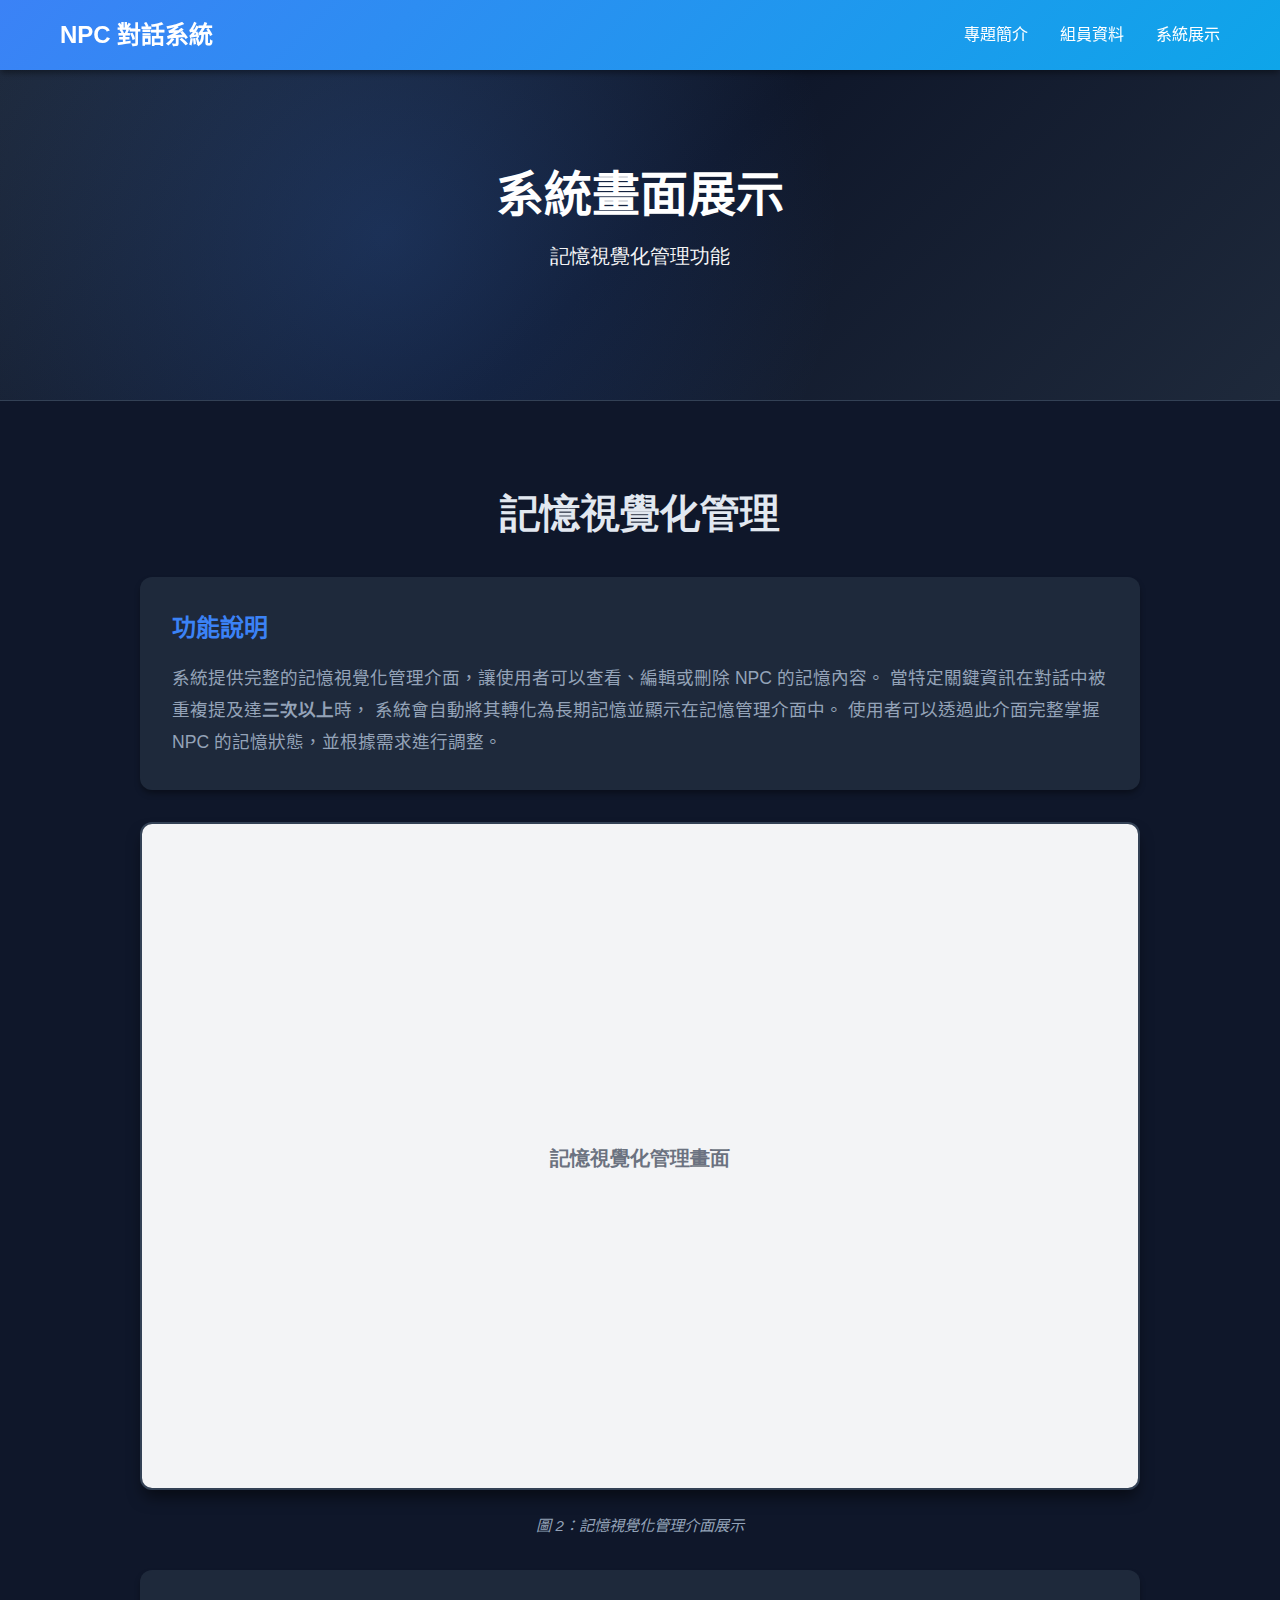
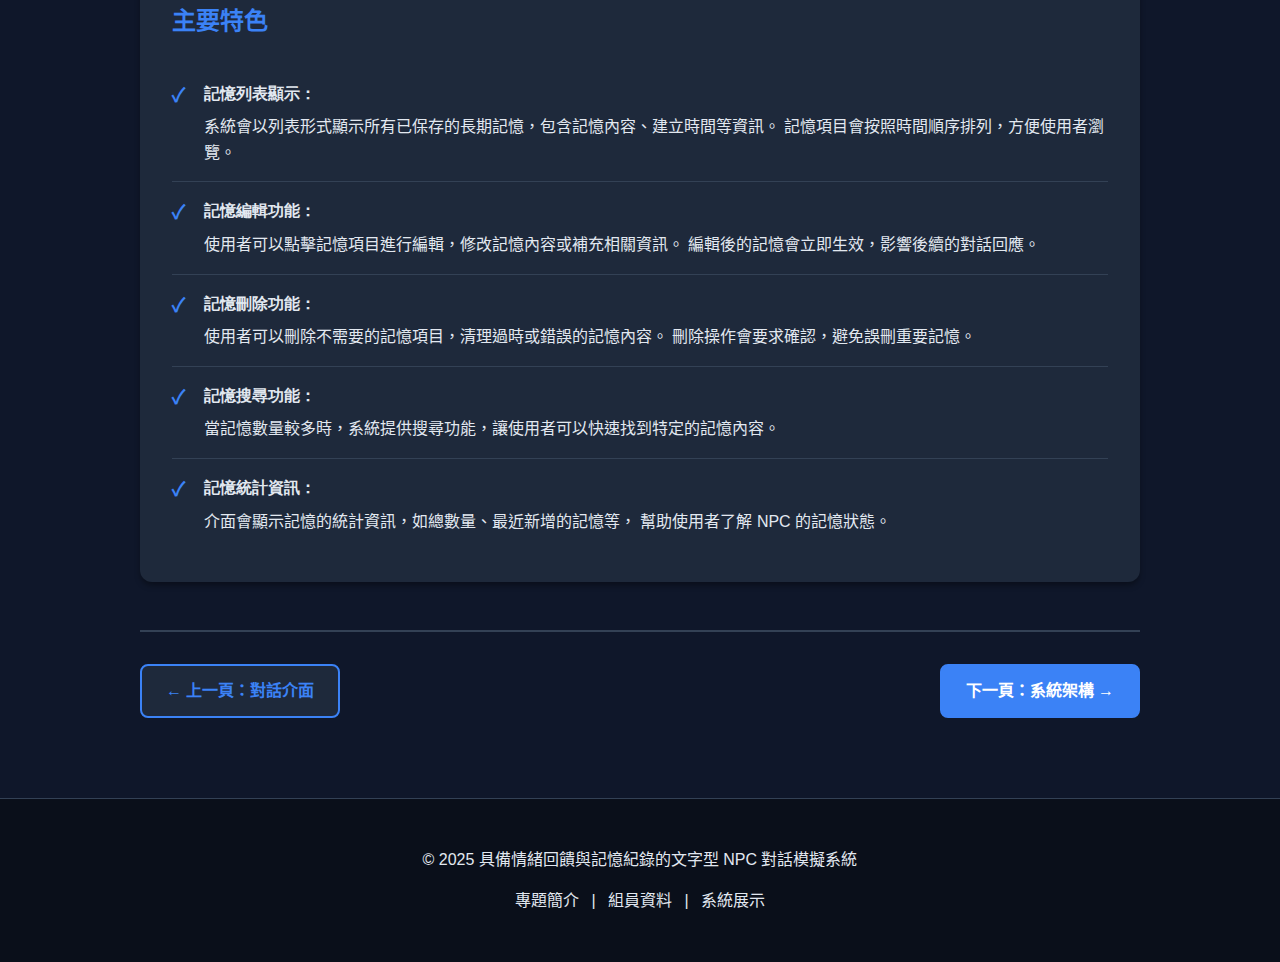
<file: 專題網頁介紹/system02.htm>
<!DOCTYPE html>
<html lang="zh-TW">
<head>
    <meta charset="UTF-8">
    <meta name="viewport" content="width=device-width, initial-scale=1.0">
    <title>系統展示 2 - 記憶視覺化管理</title>
    <link rel="stylesheet" href="styles.css">
</head>
<body>
    <!-- 導航欄 -->
    <nav class="navbar">
        <div class="container">
            <h1 class="logo">NPC 對話系統</h1>
            <ul class="nav-links">
                <li><a href="index.htm">專題簡介</a></li>
                <li><a href="team.htm">組員資料</a></li>
                <li><a href="system01.htm">系統展示</a></li>
            </ul>
        </div>
    </nav>

    <!-- 主標題區 -->
    <section class="hero">
        <div class="container">
            <h1 class="hero-title">系統畫面展示</h1>
            <p class="hero-subtitle">記憶視覺化管理功能</p>
        </div>
    </section>

    <!-- 系統展示內容 -->
    <section class="section">
        <div class="container">
            <div class="system-showcase">
                <h2 class="showcase-title">記憶視覺化管理</h2>
                
                <div class="showcase-description">
                    <h3>功能說明</h3>
                    <p>
                        系統提供完整的記憶視覺化管理介面，讓使用者可以查看、編輯或刪除 NPC 的記憶內容。
                        當特定關鍵資訊在對話中被重複提及達<strong>三次以上</strong>時，
                        系統會自動將其轉化為長期記憶並顯示在記憶管理介面中。
                        使用者可以透過此介面完整掌握 NPC 的記憶狀態，並根據需求進行調整。
                    </p>
                </div>

                <div class="system-screenshot">
                    <img src="https://via.placeholder.com/1200x800?text=記憶視覺化管理畫面" 
                         alt="記憶視覺化管理畫面"
                         onerror="this.src='data:image/svg+xml,%3Csvg xmlns=%22http://www.w3.org/2000/svg%22 width=%221200%22 height=%22800%22%3E%3Crect fill=%22%23f3f4f6%22 width=%221200%22 height=%22800%22/%3E%3Ctext fill=%22%236b7280%22 font-family=%22sans-serif%22 font-size=%2224%22 dy=%2210.5%22 font-weight=%22bold%22 x=%2250%25%22 y=%2250%25%22 text-anchor=%22middle%22%3E記憶視覺化管理畫面%3C/text%3E%3C/svg%3E'">
                    <p class="screenshot-caption">圖 2：記憶視覺化管理介面展示</p>
                </div>

                <div class="feature-details">
                    <h3>主要特色</h3>
                    <ul class="feature-list">
                        <li>
                            <strong>記憶列表顯示：</strong>
                            系統會以列表形式顯示所有已保存的長期記憶，包含記憶內容、建立時間等資訊。
                            記憶項目會按照時間順序排列，方便使用者瀏覽。
                        </li>
                        <li>
                            <strong>記憶編輯功能：</strong>
                            使用者可以點擊記憶項目進行編輯，修改記憶內容或補充相關資訊。
                            編輯後的記憶會立即生效，影響後續的對話回應。
                        </li>
                        <li>
                            <strong>記憶刪除功能：</strong>
                            使用者可以刪除不需要的記憶項目，清理過時或錯誤的記憶內容。
                            刪除操作會要求確認，避免誤刪重要記憶。
                        </li>
                        <li>
                            <strong>記憶搜尋功能：</strong>
                            當記憶數量較多時，系統提供搜尋功能，讓使用者可以快速找到特定的記憶內容。
                        </li>
                        <li>
                            <strong>記憶統計資訊：</strong>
                            介面會顯示記憶的統計資訊，如總數量、最近新增的記憶等，
                            幫助使用者了解 NPC 的記憶狀態。
                        </li>
                    </ul>
                </div>

                <div class="navigation-buttons">
                    <a href="system01.htm" class="nav-btn">← 上一頁：對話介面</a>
                    <a href="system03.htm" class="nav-btn primary">下一頁：系統架構 →</a>
                </div>
            </div>
        </div>
    </section>

    <!-- 頁尾 -->
    <footer class="footer">
        <div class="container">
            <p>&copy; 2025 具備情緒回饋與記憶紀錄的文字型 NPC 對話模擬系統</p>
            <div class="footer-links">
                <a href="index.htm">專題簡介</a> | 
                <a href="team.htm">組員資料</a> | 
                <a href="system01.htm">系統展示</a>
            </div>
        </div>
    </footer>

    <script src="script.js"></script>
</body>
</html>
</file>
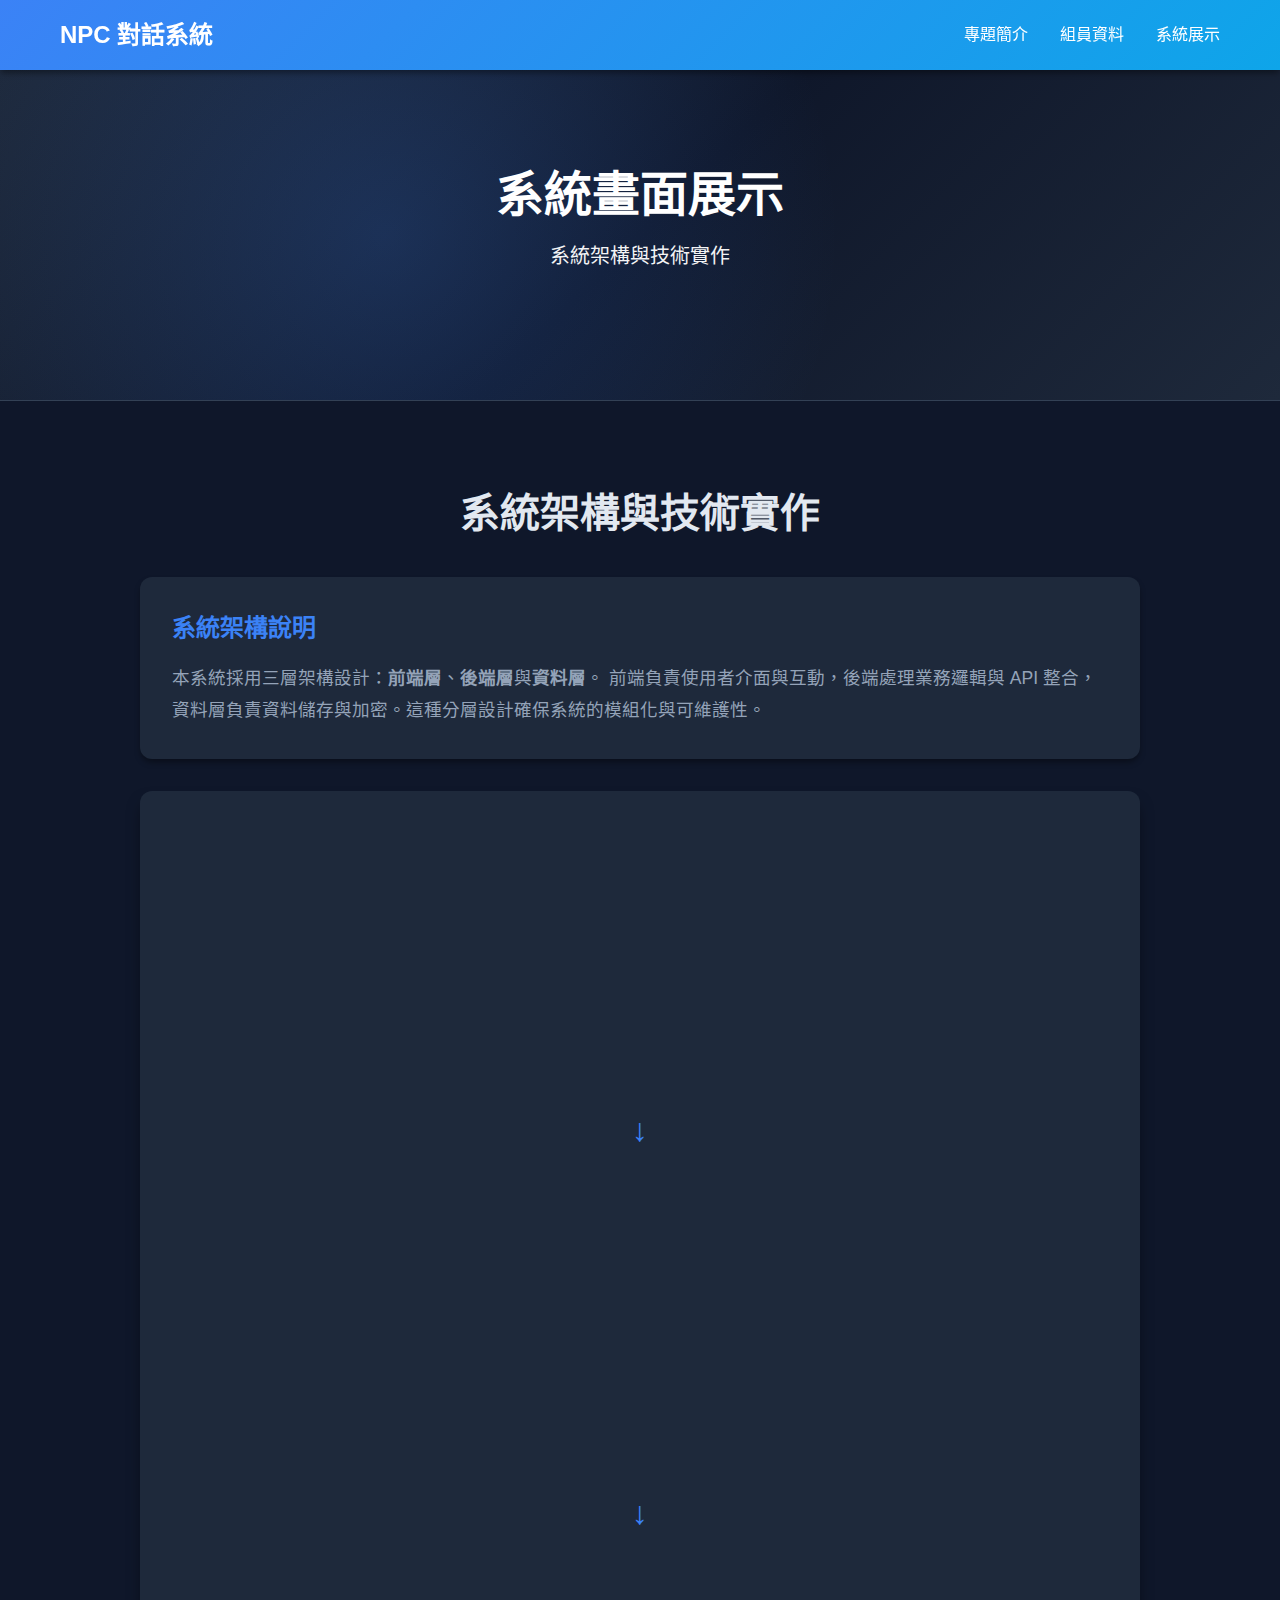
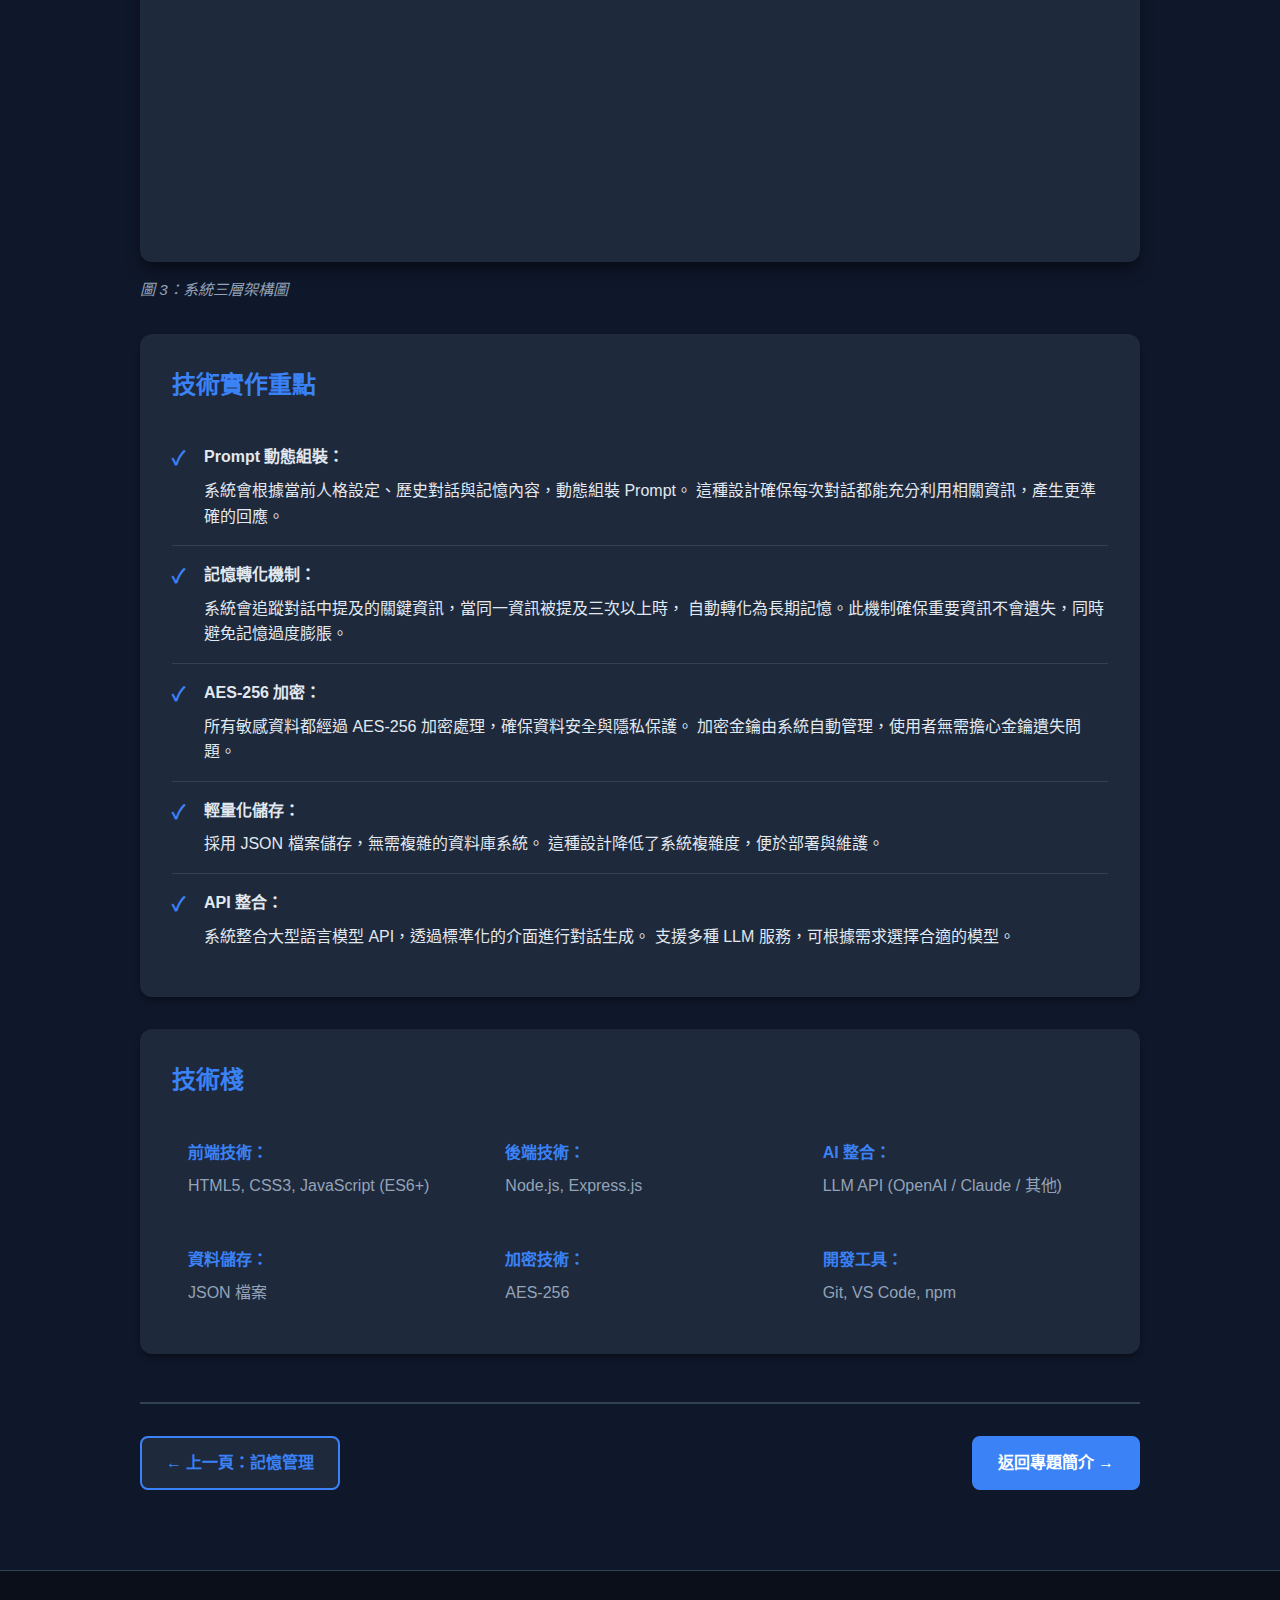
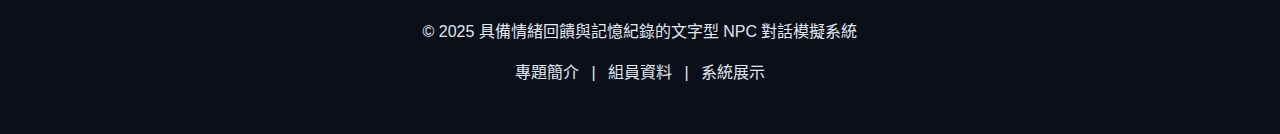
<file: 專題網頁介紹/system03.htm>
<!DOCTYPE html>
<html lang="zh-TW">
<head>
    <meta charset="UTF-8">
    <meta name="viewport" content="width=device-width, initial-scale=1.0">
    <title>系統展示 3 - 系統架構與技術實作</title>
    <link rel="stylesheet" href="styles.css">
</head>
<body>
    <!-- 導航欄 -->
    <nav class="navbar">
        <div class="container">
            <h1 class="logo">NPC 對話系統</h1>
            <ul class="nav-links">
                <li><a href="index.htm">專題簡介</a></li>
                <li><a href="team.htm">組員資料</a></li>
                <li><a href="system01.htm">系統展示</a></li>
            </ul>
        </div>
    </nav>

    <!-- 主標題區 -->
    <section class="hero">
        <div class="container">
            <h1 class="hero-title">系統畫面展示</h1>
            <p class="hero-subtitle">系統架構與技術實作</p>
        </div>
    </section>

    <!-- 系統展示內容 -->
    <section class="section">
        <div class="container">
            <div class="system-showcase">
                <h2 class="showcase-title">系統架構與技術實作</h2>
                
                <div class="showcase-description">
                    <h3>系統架構說明</h3>
                    <p>
                        本系統採用三層架構設計：<strong>前端層</strong>、<strong>後端層</strong>與<strong>資料層</strong>。
                        前端負責使用者介面與互動，後端處理業務邏輯與 API 整合，
                        資料層負責資料儲存與加密。這種分層設計確保系統的模組化與可維護性。
                    </p>
                </div>

                <div class="architecture-visual">
                    <div class="arch-diagram">
                        <div class="arch-level">
                            <div class="arch-box frontend">
                                <h4>前端層</h4>
                                <ul>
                                    <li>聊天介面</li>
                                    <li>記憶視覺化管理</li>
                                    <li>人格切換控制</li>
                                    <li>HTML/CSS/JavaScript</li>
                                </ul>
                            </div>
                        </div>
                        <div class="arch-arrow">↓</div>
                        <div class="arch-level">
                            <div class="arch-box backend">
                                <h4>後端層</h4>
                                <ul>
                                    <li>Node.js + Express</li>
                                    <li>Prompt 動態組裝器</li>
                                    <li>對話 API 整合</li>
                                    <li>人格設定管理</li>
                                    <li>記憶轉化機制</li>
                                </ul>
                            </div>
                        </div>
                        <div class="arch-arrow">↓</div>
                        <div class="arch-level">
                            <div class="arch-box data">
                                <h4>資料層</h4>
                                <ul>
                                    <li>JSON 檔案儲存</li>
                                    <li>AES-256 加密</li>
                                    <li>記憶管理機制</li>
                                    <li>對話記錄保存</li>
                                </ul>
                            </div>
                        </div>
                    </div>
                    <p class="screenshot-caption">圖 3：系統三層架構圖</p>
                </div>

                <div class="feature-details">
                    <h3>技術實作重點</h3>
                    <ul class="feature-list">
                        <li>
                            <strong>Prompt 動態組裝：</strong>
                            系統會根據當前人格設定、歷史對話與記憶內容，動態組裝 Prompt。
                            這種設計確保每次對話都能充分利用相關資訊，產生更準確的回應。
                        </li>
                        <li>
                            <strong>記憶轉化機制：</strong>
                            系統會追蹤對話中提及的關鍵資訊，當同一資訊被提及三次以上時，
                            自動轉化為長期記憶。此機制確保重要資訊不會遺失，同時避免記憶過度膨脹。
                        </li>
                        <li>
                            <strong>AES-256 加密：</strong>
                            所有敏感資料都經過 AES-256 加密處理，確保資料安全與隱私保護。
                            加密金鑰由系統自動管理，使用者無需擔心金鑰遺失問題。
                        </li>
                        <li>
                            <strong>輕量化儲存：</strong>
                            採用 JSON 檔案儲存，無需複雜的資料庫系統。
                            這種設計降低了系統複雜度，便於部署與維護。
                        </li>
                        <li>
                            <strong>API 整合：</strong>
                            系統整合大型語言模型 API，透過標準化的介面進行對話生成。
                            支援多種 LLM 服務，可根據需求選擇合適的模型。
                        </li>
                    </ul>
                </div>

                <div class="tech-stack-section">
                    <h3>技術棧</h3>
                    <div class="tech-grid">
                        <div class="tech-item">
                            <strong>前端技術：</strong>
                            HTML5, CSS3, JavaScript (ES6+)
                        </div>
                        <div class="tech-item">
                            <strong>後端技術：</strong>
                            Node.js, Express.js
                        </div>
                        <div class="tech-item">
                            <strong>AI 整合：</strong>
                            LLM API (OpenAI / Claude / 其他)
                        </div>
                        <div class="tech-item">
                            <strong>資料儲存：</strong>
                            JSON 檔案
                        </div>
                        <div class="tech-item">
                            <strong>加密技術：</strong>
                            AES-256
                        </div>
                        <div class="tech-item">
                            <strong>開發工具：</strong>
                            Git, VS Code, npm
                        </div>
                    </div>
                </div>

                <div class="navigation-buttons">
                    <a href="system02.htm" class="nav-btn">← 上一頁：記憶管理</a>
                    <a href="index.htm" class="nav-btn primary">返回專題簡介 →</a>
                </div>
            </div>
        </div>
    </section>

    <!-- 頁尾 -->
    <footer class="footer">
        <div class="container">
            <p>&copy; 2025 具備情緒回饋與記憶紀錄的文字型 NPC 對話模擬系統</p>
            <div class="footer-links">
                <a href="index.htm">專題簡介</a> | 
                <a href="team.htm">組員資料</a> | 
                <a href="system01.htm">系統展示</a>
            </div>
        </div>
    </footer>

    <script src="script.js"></script>
</body>
</html>
</file>
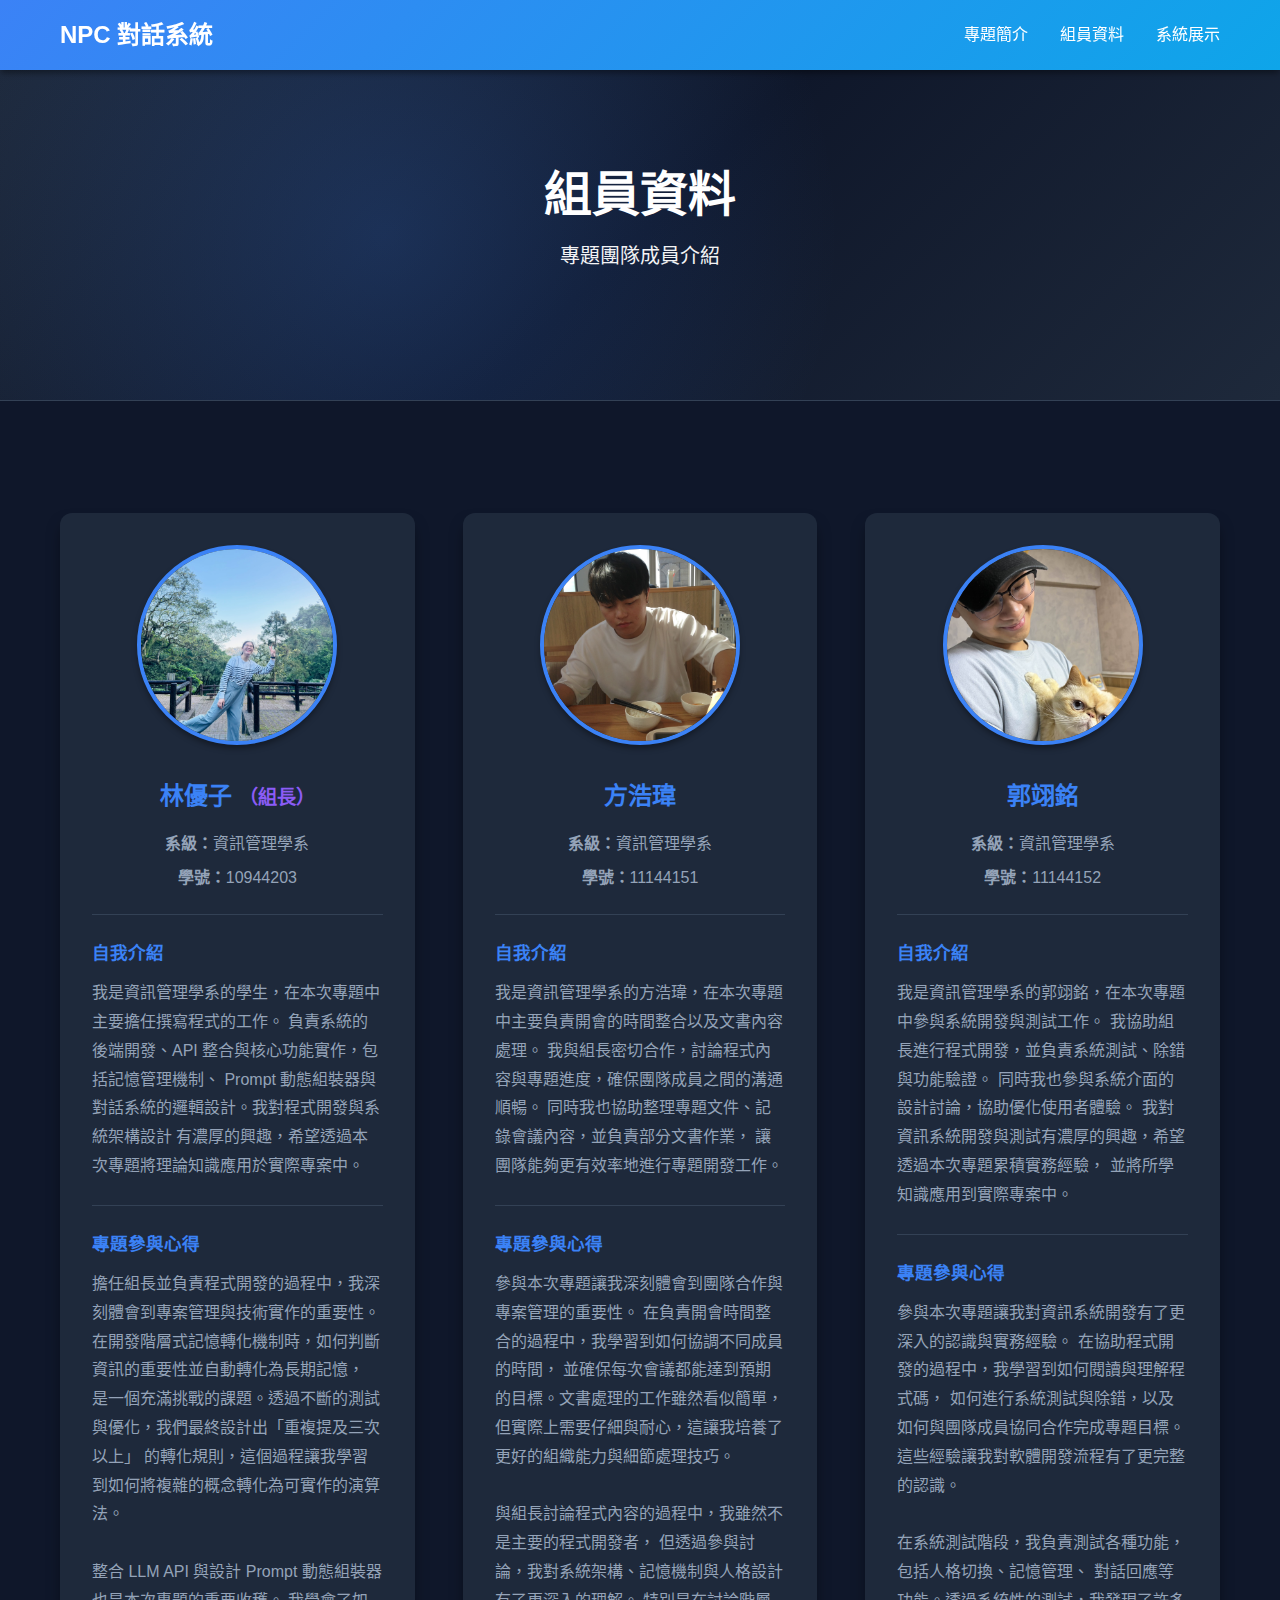
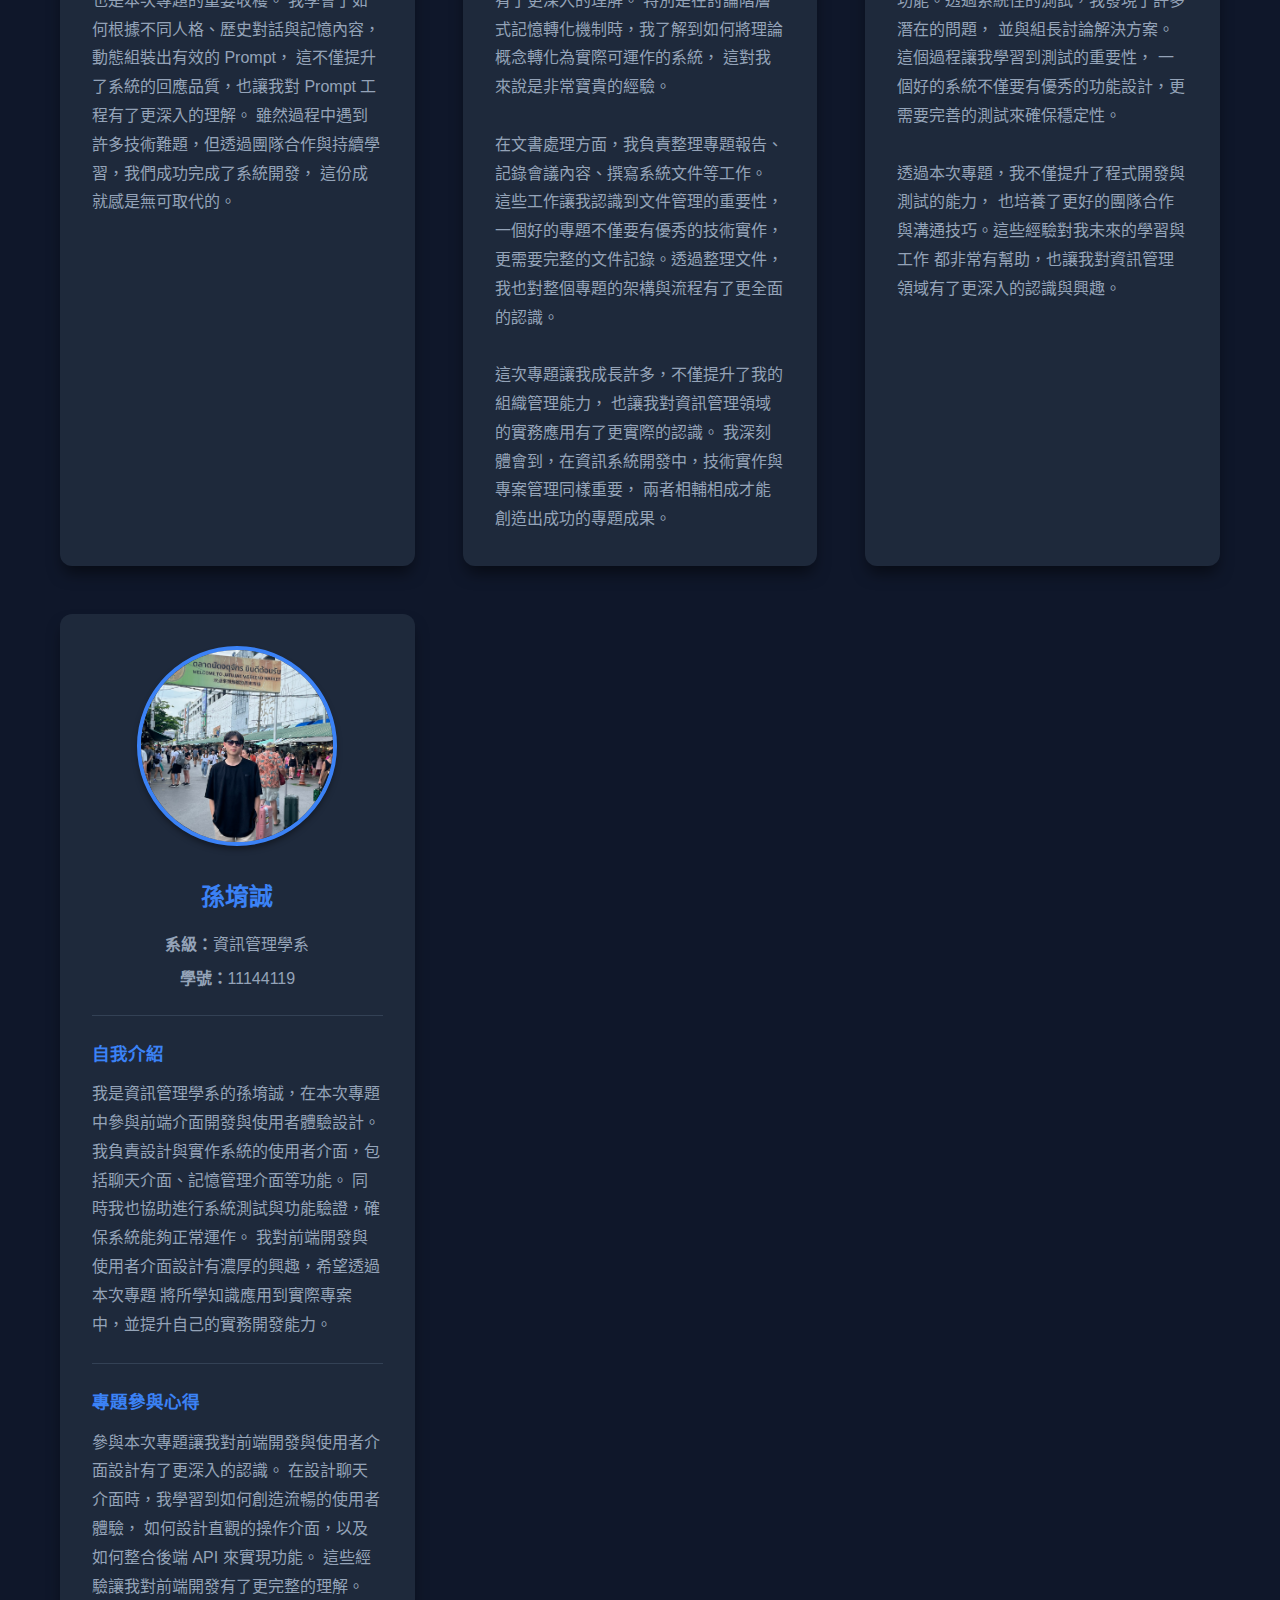
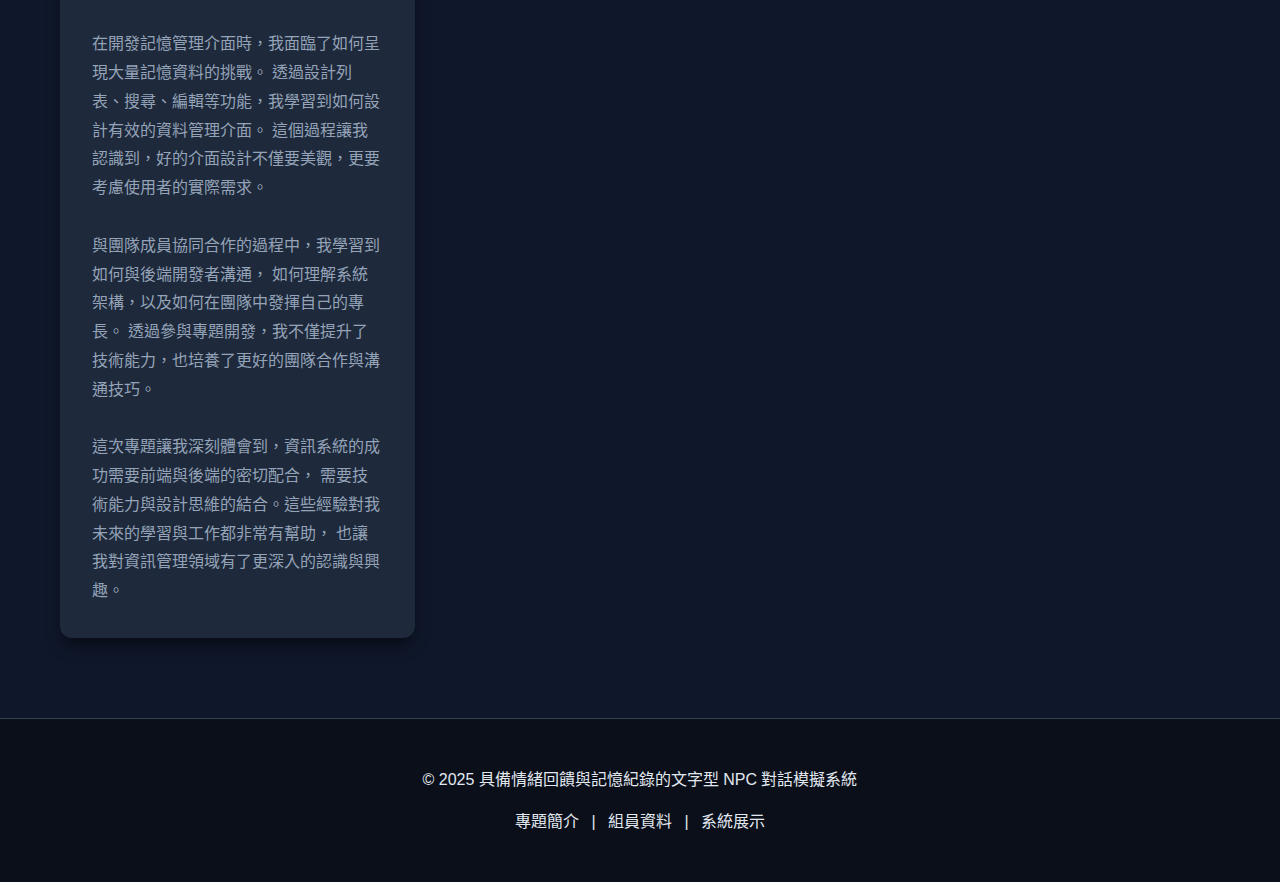
<file: 專題網頁介紹/team.htm>
<!DOCTYPE html>
<html lang="zh-TW">
<head>
    <meta charset="UTF-8">
    <meta name="viewport" content="width=device-width, initial-scale=1.0">
    <title>組員資料 - 具備情緒回饋與記憶紀錄的文字型 NPC 對話模擬系統</title>
    <link rel="stylesheet" href="styles.css">
</head>
<body>
    <!-- 導航欄 -->
    <nav class="navbar">
        <div class="container">
            <h1 class="logo">NPC 對話系統</h1>
            <ul class="nav-links">
                <li><a href="index.htm">專題簡介</a></li>
                <li><a href="team.htm">組員資料</a></li>
                <li><a href="system01.htm">系統展示</a></li>
            </ul>
        </div>
    </nav>

    <!-- 主標題區 -->
    <section class="hero">
        <div class="container">
            <h1 class="hero-title">組員資料</h1>
            <p class="hero-subtitle">專題團隊成員介紹</p>
        </div>
    </section>

    <!-- 組員列表 -->
    <section class="section">
        <div class="container">
            <div class="team-grid">
                <!-- 組員 1 - 組長 -->
                <div class="team-card">
                    <div class="team-photo">
                        <img src="member01.jpg" alt="組長照片" onerror="this.src='data:image/svg+xml,%3Csvg xmlns=%22http://www.w3.org/2000/svg%22 width=%22200%22 height=%22200%22%3E%3Crect fill=%22%23e5e7eb%22 width=%22200%22 height=%22200%22/%3E%3Ctext fill=%22%239ca3af%22 font-family=%22sans-serif%22 font-size=%2218%22 dy=%2210.5%22 font-weight=%22bold%22 x=%2250%25%22 y=%2250%25%22 text-anchor=%22middle%22%3E組長照片%3C/text%3E%3C/svg%3E'">
                    </div>
                    <div class="team-info">
                        <h3 class="team-name">林優子 <span style="font-size: 0.8em; color: #8b5cf6;">（組長）</span></h3>
                        <p class="team-id"><strong>系級：</strong>資訊管理學系</p>
                        <p class="team-id"><strong>學號：</strong>10944203</p>
                        <div class="team-intro">
                            <h4>自我介紹</h4>
                            <p>
                                我是資訊管理學系的學生，在本次專題中主要擔任撰寫程式的工作。
                                負責系統的後端開發、API 整合與核心功能實作，包括記憶管理機制、
                                Prompt 動態組裝器與對話系統的邏輯設計。我對程式開發與系統架構設計
                                有濃厚的興趣，希望透過本次專題將理論知識應用於實際專案中。
                            </p>
                        </div>
                        <div class="team-reflection">
                            <h4>專題參與心得</h4>
                            <p>
                                擔任組長並負責程式開發的過程中，我深刻體會到專案管理與技術實作的重要性。
                                在開發階層式記憶轉化機制時，如何判斷資訊的重要性並自動轉化為長期記憶，
                                是一個充滿挑戰的課題。透過不斷的測試與優化，我們最終設計出「重複提及三次以上」
                                的轉化規則，這個過程讓我學習到如何將複雜的概念轉化為可實作的演算法。
                                <br><br>
                                整合 LLM API 與設計 Prompt 動態組裝器也是本次專題的重要收穫。
                                我學會了如何根據不同人格、歷史對話與記憶內容，動態組裝出有效的 Prompt，
                                這不僅提升了系統的回應品質，也讓我對 Prompt 工程有了更深入的理解。
                                雖然過程中遇到許多技術難題，但透過團隊合作與持續學習，我們成功完成了系統開發，
                                這份成就感是無可取代的。
                            </p>
                        </div>
                    </div>
                </div>

                <!-- 組員 2 -->
                <div class="team-card">
                    <div class="team-photo">
                        <img src="member02.jpg" alt="方浩瑋照片" onerror="this.src='data:image/svg+xml,%3Csvg xmlns=%22http://www.w3.org/2000/svg%22 width=%22200%22 height=%22200%22%3E%3Crect fill=%22%23e5e7eb%22 width=%22200%22 height=%22200%22/%3E%3Ctext fill=%22%239ca3af%22 font-family=%22sans-serif%22 font-size=%2218%22 dy=%2210.5%22 font-weight=%22bold%22 x=%2250%25%22 y=%2250%25%22 text-anchor=%22middle%22%3E方浩瑋照片%3C/text%3E%3C/svg%3E'">
                    </div>
                    <div class="team-info">
                        <h3 class="team-name">方浩瑋</h3>
                        <p class="team-id"><strong>系級：</strong>資訊管理學系</p>
                        <p class="team-id"><strong>學號：</strong>11144151</p>
                        <div class="team-intro">
                            <h4>自我介紹</h4>
                            <p>
                                我是資訊管理學系的方浩瑋，在本次專題中主要負責開會的時間整合以及文書內容處理。
                                我與組長密切合作，討論程式內容與專題進度，確保團隊成員之間的溝通順暢。
                                同時我也協助整理專題文件、記錄會議內容，並負責部分文書作業，
                                讓團隊能夠更有效率地進行專題開發工作。
                            </p>
                        </div>
                        <div class="team-reflection">
                            <h4>專題參與心得</h4>
                            <p>
                                參與本次專題讓我深刻體會到團隊合作與專案管理的重要性。
                                在負責開會時間整合的過程中，我學習到如何協調不同成員的時間，
                                並確保每次會議都能達到預期的目標。文書處理的工作雖然看似簡單，
                                但實際上需要仔細與耐心，這讓我培養了更好的組織能力與細節處理技巧。
                                <br><br>
                                與組長討論程式內容的過程中，我雖然不是主要的程式開發者，
                                但透過參與討論，我對系統架構、記憶機制與人格設計有了更深入的理解。
                                特別是在討論階層式記憶轉化機制時，我了解到如何將理論概念轉化為實際可運作的系統，
                                這對我來說是非常寶貴的經驗。
                                <br><br>
                                在文書處理方面，我負責整理專題報告、記錄會議內容、撰寫系統文件等工作。
                                這些工作讓我認識到文件管理的重要性，一個好的專題不僅要有優秀的技術實作，
                                更需要完整的文件記錄。透過整理文件，我也對整個專題的架構與流程有了更全面的認識。
                                <br><br>
                                這次專題讓我成長許多，不僅提升了我的組織管理能力，
                                也讓我對資訊管理領域的實務應用有了更實際的認識。
                                我深刻體會到，在資訊系統開發中，技術實作與專案管理同樣重要，
                                兩者相輔相成才能創造出成功的專題成果。
                            </p>
                        </div>
                    </div>
                </div>

                <!-- 組員 3 -->
                <div class="team-card">
                    <div class="team-photo">
                        <img src="member03.jpg" alt="郭翊銘照片" class="photo-center-head" onerror="this.src='data:image/svg+xml,%3Csvg xmlns=%22http://www.w3.org/2000/svg%22 width=%22200%22 height=%22200%22%3E%3Crect fill=%22%23e5e7eb%22 width=%22200%22 height=%22200%22/%3E%3Ctext fill=%22%239ca3af%22 font-family=%22sans-serif%22 font-size=%2218%22 dy=%2210.5%22 font-weight=%22bold%22 x=%2250%25%22 y=%2250%25%22 text-anchor=%22middle%22%3E郭翊銘照片%3C/text%3E%3C/svg%3E'">
                    </div>
                    <div class="team-info">
                        <h3 class="team-name">郭翊銘</h3>
                        <p class="team-id"><strong>系級：</strong>資訊管理學系</p>
                        <p class="team-id"><strong>學號：</strong>11144152</p>
                        <div class="team-intro">
                            <h4>自我介紹</h4>
                            <p>
                                我是資訊管理學系的郭翊銘，在本次專題中參與系統開發與測試工作。
                                我協助組長進行程式開發，並負責系統測試、除錯與功能驗證。
                                同時我也參與系統介面的設計討論，協助優化使用者體驗。
                                我對資訊系統開發與測試有濃厚的興趣，希望透過本次專題累積實務經驗，
                                並將所學知識應用到實際專案中。
                            </p>
                        </div>
                        <div class="team-reflection">
                            <h4>專題參與心得</h4>
                            <p>
                                參與本次專題讓我對資訊系統開發有了更深入的認識與實務經驗。
                                在協助程式開發的過程中，我學習到如何閱讀與理解程式碼，
                                如何進行系統測試與除錯，以及如何與團隊成員協同合作完成專題目標。
                                這些經驗讓我對軟體開發流程有了更完整的認識。
                                <br><br>
                                在系統測試階段，我負責測試各種功能，包括人格切換、記憶管理、
                                對話回應等功能。透過系統性的測試，我發現了許多潛在的問題，
                                並與組長討論解決方案。這個過程讓我學習到測試的重要性，
                                一個好的系統不僅要有優秀的功能設計，更需要完善的測試來確保穩定性。
                                <br><br>
                                透過本次專題，我不僅提升了程式開發與測試的能力，
                                也培養了更好的團隊合作與溝通技巧。這些經驗對我未來的學習與工作
                                都非常有幫助，也讓我對資訊管理領域有了更深入的認識與興趣。
                            </p>
                        </div>
                    </div>
                </div>

                <!-- 組員 4 -->
                <div class="team-card">
                    <div class="team-photo">
                        <img src="member04.jpg" alt="孫堉誠照片" onerror="this.src='data:image/svg+xml,%3Csvg xmlns=%22http://www.w3.org/2000/svg%22 width=%22200%22 height=%22200%22%3E%3Crect fill=%22%23e5e7eb%22 width=%22200%22 height=%22200%22/%3E%3Ctext fill=%22%239ca3af%22 font-family=%22sans-serif%22 font-size=%2218%22 dy=%2210.5%22 font-weight=%22bold%22 x=%2250%25%22 y=%2250%25%22 text-anchor=%22middle%22%3E孫堉誠照片%3C/text%3E%3C/svg%3E'">
                    </div>
                    <div class="team-info">
                        <h3 class="team-name">孫堉誠</h3>
                        <p class="team-id"><strong>系級：</strong>資訊管理學系</p>
                        <p class="team-id"><strong>學號：</strong>11144119</p>
                        <div class="team-intro">
                            <h4>自我介紹</h4>
                            <p>
                                我是資訊管理學系的孫堉誠，在本次專題中參與前端介面開發與使用者體驗設計。
                                我負責設計與實作系統的使用者介面，包括聊天介面、記憶管理介面等功能。
                                同時我也協助進行系統測試與功能驗證，確保系統能夠正常運作。
                                我對前端開發與使用者介面設計有濃厚的興趣，希望透過本次專題
                                將所學知識應用到實際專案中，並提升自己的實務開發能力。
                            </p>
                        </div>
                        <div class="team-reflection">
                            <h4>專題參與心得</h4>
                            <p>
                                參與本次專題讓我對前端開發與使用者介面設計有了更深入的認識。
                                在設計聊天介面時，我學習到如何創造流暢的使用者體驗，
                                如何設計直觀的操作介面，以及如何整合後端 API 來實現功能。
                                這些經驗讓我對前端開發有了更完整的理解。
                                <br><br>
                                在開發記憶管理介面時，我面臨了如何呈現大量記憶資料的挑戰。
                                透過設計列表、搜尋、編輯等功能，我學習到如何設計有效的資料管理介面。
                                這個過程讓我認識到，好的介面設計不僅要美觀，更要考慮使用者的實際需求。
                                <br><br>
                                與團隊成員協同合作的過程中，我學習到如何與後端開發者溝通，
                                如何理解系統架構，以及如何在團隊中發揮自己的專長。
                                透過參與專題開發，我不僅提升了技術能力，也培養了更好的團隊合作與溝通技巧。
                                <br><br>
                                這次專題讓我深刻體會到，資訊系統的成功需要前端與後端的密切配合，
                                需要技術能力與設計思維的結合。這些經驗對我未來的學習與工作都非常有幫助，
                                也讓我對資訊管理領域有了更深入的認識與興趣。
                            </p>
                        </div>
                    </div>
                </div>
            </div>
        </div>
    </section>

    <!-- 頁尾 -->
    <footer class="footer">
        <div class="container">
            <p>&copy; 2025 具備情緒回饋與記憶紀錄的文字型 NPC 對話模擬系統</p>
            <div class="footer-links">
                <a href="index.htm">專題簡介</a> | 
                <a href="team.htm">組員資料</a> | 
                <a href="system01.htm">系統展示</a>
            </div>
        </div>
    </footer>

    <script src="script.js"></script>
</body>
</html>
</file>
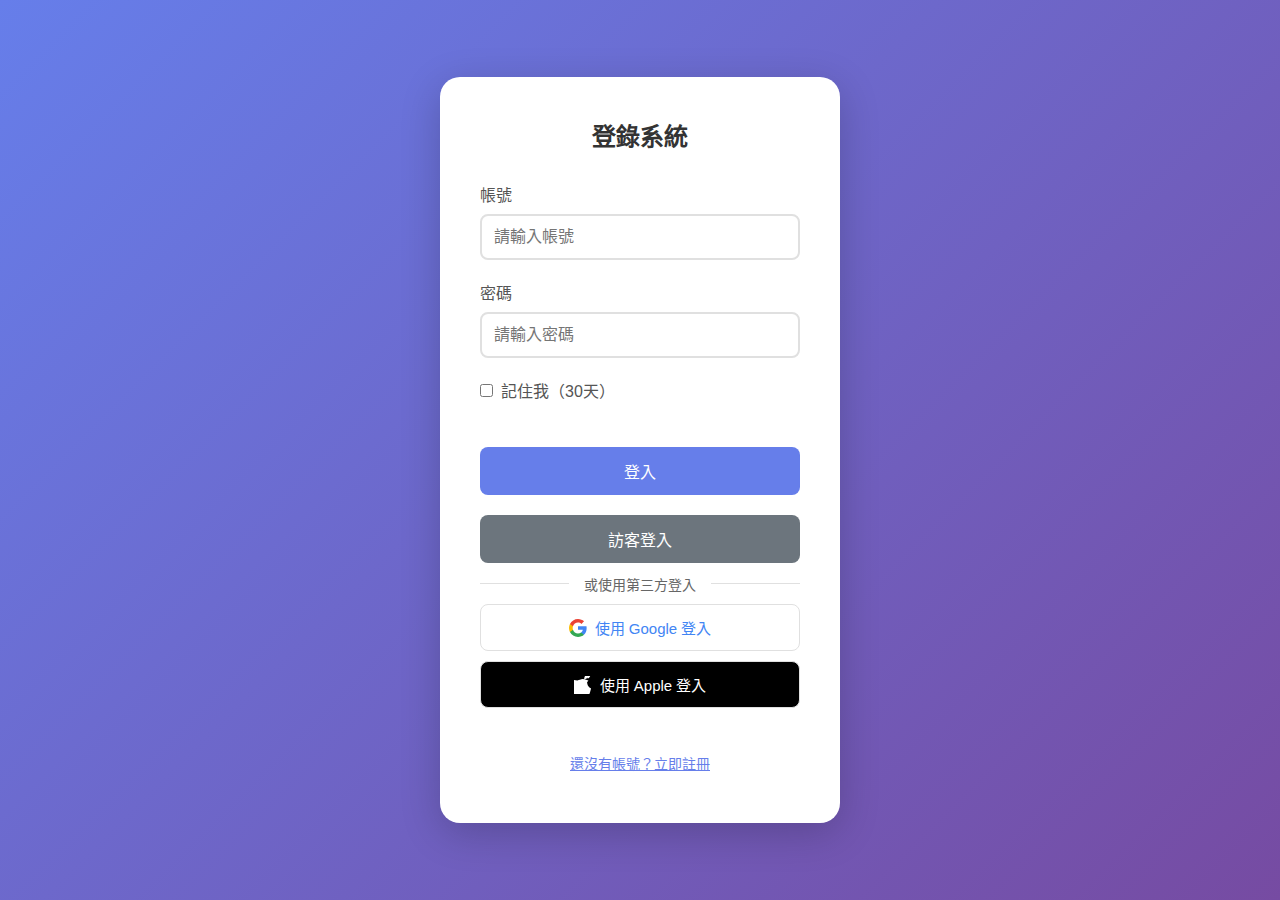
<file: 新增資料夾/frontend/dashboard.html>
<!DOCTYPE html>
<html lang="zh-TW">
<head>
    <meta charset="UTF-8">
    <meta name="viewport" content="width=device-width, initial-scale=1.0">
    <title>用戶控制台 - 智能 NPC 互動系統</title>
    <link rel="stylesheet" href="styles.css">
    <style>
        .dashboard-container {
            max-width: 1200px;
            margin: 0 auto;
            padding: 20px;
        }

        .dashboard-header {
            background: white;
            padding: 20px;
            border-radius: 10px;
            margin-bottom: 20px;
            box-shadow: 0 2px 10px rgba(0,0,0,0.1);
            display: flex;
            justify-content: space-between;
            align-items: center;
        }

        .user-info {
            display: flex;
            align-items: center;
            gap: 15px;
        }

        .user-avatar {
            width: 50px;
            height: 50px;
            border-radius: 50%;
            background: linear-gradient(135deg, #667eea 0%, #764ba2 100%);
            display: flex;
            align-items: center;
            justify-content: center;
            color: white;
            font-size: 20px;
            font-weight: bold;
        }

        .dashboard-grid {
            display: grid;
            grid-template-columns: repeat(auto-fit, minmax(300px, 1fr));
            gap: 20px;
            margin-bottom: 20px;
        }

        .dashboard-card {
            background: white;
            padding: 25px;
            border-radius: 10px;
            box-shadow: 0 2px 10px rgba(0,0,0,0.1);
        }

        .dashboard-card h3 {
            margin-top: 0;
            color: #333;
            border-bottom: 2px solid #667eea;
            padding-bottom: 10px;
        }

        .stat-item {
            display: flex;
            justify-content: space-between;
            padding: 10px 0;
            border-bottom: 1px solid #f0f0f0;
        }

        .stat-item:last-child {
            border-bottom: none;
        }

        .quick-actions {
            display: grid;
            grid-template-columns: repeat(auto-fit, minmax(200px, 1fr));
            gap: 15px;
            margin-top: 15px;
        }

        .action-btn {
            padding: 15px;
            background: linear-gradient(135deg, #667eea 0%, #764ba2 100%);
            color: white;
            border: none;
            border-radius: 8px;
            cursor: pointer;
            text-decoration: none;
            text-align: center;
            display: block;
            transition: transform 0.2s;
        }

        .action-btn:hover {
            transform: translateY(-2px);
        }
    </style>
</head>
<body>
    <div class="dashboard-container">
        <div class="dashboard-header">
            <div class="user-info">
                <div class="user-avatar" id="userAvatar">U</div>
                <div>
                    <h2 style="margin: 0;">歡迎，<span id="userName">載入中...</span></h2>
                    <p style="margin: 5px 0 0 0; color: #666; font-size: 14px;" id="userEmail"></p>
                </div>
            </div>
            <button class="btn" onclick="authManager.logout()" style="background: #dc3545;">登出</button>
        </div>

        <div class="dashboard-grid">
            <div class="dashboard-card">
                <h3>帳戶資訊</h3>
                <div class="stat-item">
                    <span>用戶名：</span>
                    <strong id="info-username">-</strong>
                </div>
                <div class="stat-item">
                    <span>電子郵件：</span>
                    <span id="info-email">-</span>
                </div>
                <div class="stat-item">
                    <span>最後登錄：</span>
                    <span id="info-lastlogin">-</span>
                </div>
                <div class="stat-item">
                    <span>註冊時間：</span>
                    <span id="info-created">-</span>
                </div>
            </div>

            <div class="dashboard-card">
                <h3>快速操作</h3>
                <div class="quick-actions">
                    <a href="npc.html" class="action-btn">體驗 3D NPC</a>
                    <a href="index.html" class="action-btn" style="background: linear-gradient(135deg, #56ab2f 0%, #a8e063 100%);">返回首頁</a>
                    <button class="action-btn" onclick="authManager.logout()" style="background: linear-gradient(135deg, #eb3349 0%, #f45c43 100%);">登出系統</button>
                </div>
            </div>

            <div class="dashboard-card">
                <h3>系統狀態</h3>
                <div class="stat-item">
                    <span>認證狀態：</span>
                    <span style="color: #28a745;">✓ 已登錄</span>
                </div>
                <div class="stat-item">
                    <span>Token 狀態：</span>
                    <span style="color: #28a745;">✓ 有效</span>
                </div>
                <div class="stat-item">
                    <span>連接狀態：</span>
                    <span style="color: #28a745;" id="connection-status">✓ 正常</span>
                </div>
            </div>
        </div>
    </div>

    <script src="auth.js"></script>
    <script>
        // 防止頁面閃動：先隱藏內容
        document.body.style.opacity = '0';
        
        // 載入用戶資料
        async function loadUserData() {
            const user = authManager.getUser();
            if (user) {
                const displayName = user.isGuest ? '訪客用戶' : (user.username || '用戶');
                document.getElementById('userName').textContent = displayName;
                document.getElementById('userEmail').textContent = user.email || (user.isGuest ? '訪客模式' : '未設置');
                document.getElementById('userAvatar').textContent = user.isGuest ? 'G' : ((user.username || 'U').charAt(0).toUpperCase());
                
                document.getElementById('info-username').textContent = user.username || '-';
                document.getElementById('info-email').textContent = user.email || (user.isGuest ? '訪客模式' : '未設置');
                document.getElementById('info-lastlogin').textContent = user.last_login ? 
                    new Date(user.last_login).toLocaleString('zh-TW') : '首次登錄';
                document.getElementById('info-created').textContent = user.created_at ? 
                    new Date(user.created_at).toLocaleString('zh-TW') : '-';
            }

            // 驗證認證狀態
            const isValid = await authManager.verifyAuth();
            if (!isValid && !user?.isGuest) {
                return;
            }

            // 如果不是訪客，獲取完整資料
            if (!user?.isGuest) {
                const result = await authManager.getUserProfile();
                if (result.success) {
                    const updatedUser = result.data;
                    document.getElementById('userName').textContent = updatedUser.username || '用戶';
                    document.getElementById('userEmail').textContent = updatedUser.email || '未設置';
                    document.getElementById('info-username').textContent = updatedUser.username || '-';
                    document.getElementById('info-email').textContent = updatedUser.email || '未設置';
                    document.getElementById('info-lastlogin').textContent = updatedUser.last_login ? 
                        new Date(updatedUser.last_login).toLocaleString('zh-TW') : '首次登錄';
                    document.getElementById('info-created').textContent = updatedUser.created_at ? 
                        new Date(updatedUser.created_at).toLocaleString('zh-TW') : '-';
                }
            }
        }

        // 頁面載入時檢查認證
        window.addEventListener('DOMContentLoaded', async () => {
            const user = authManager.getUser();
            const token = authManager.getToken();
            
            // 如果有 token 或用戶數據，先顯示內容
            if (token || user) {
                document.body.style.opacity = '1';
                const isAuth = await authManager.protectRoute();
                if (isAuth || user?.isGuest) {
                    await loadUserData();
                }
            } else {
                // 沒有認證，直接跳轉
                window.location.href = 'login.html';
            }
        });
    </script>
</body>
</html>
</file>
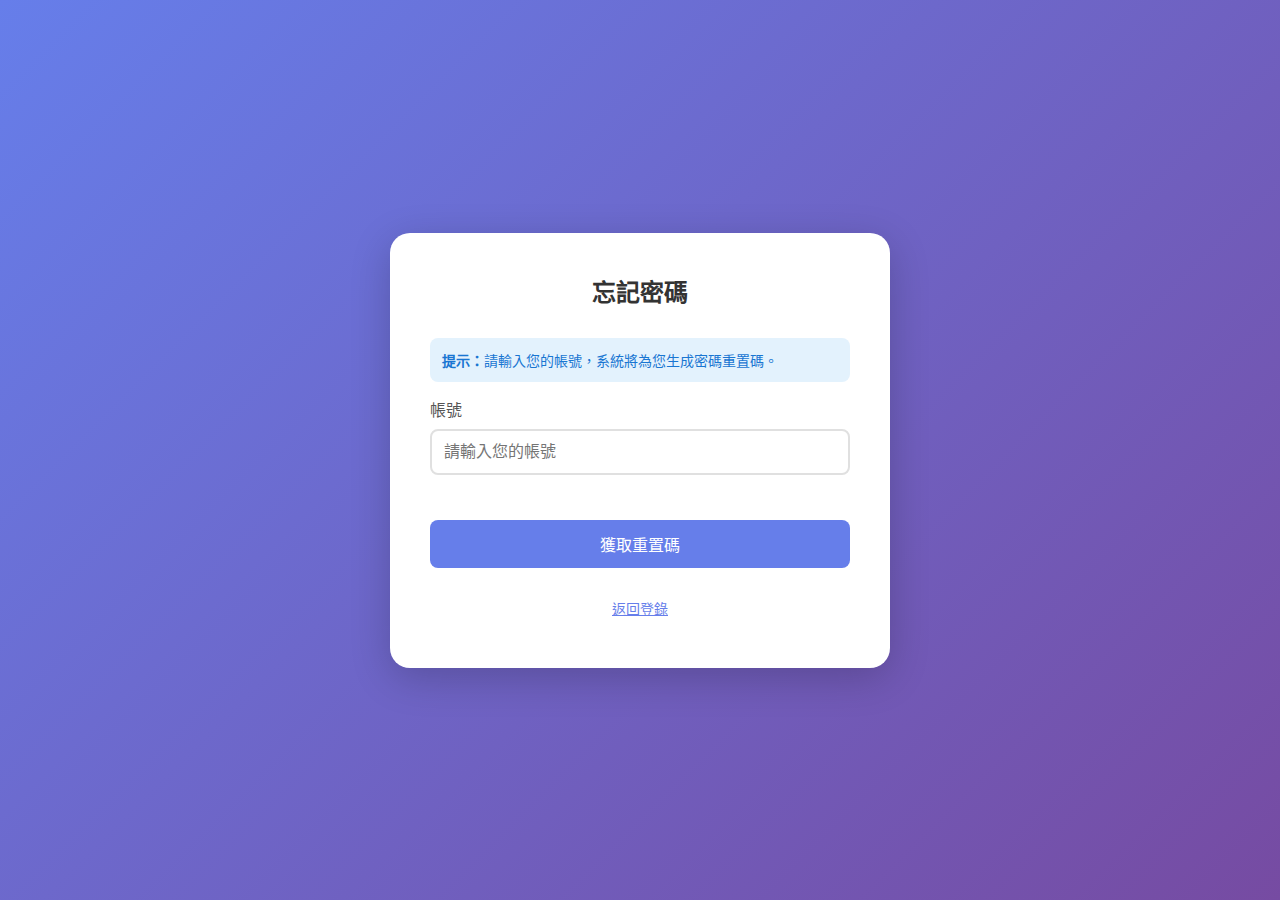
<file: 新增資料夾/frontend/forgot-password.html>
<!DOCTYPE html>
<html lang="zh-TW">
<head>
    <meta charset="UTF-8">
    <meta name="viewport" content="width=device-width, initial-scale=1.0">
    <title>忘記密碼 - 智能 NPC 互動系統</title>
    <link rel="stylesheet" href="styles.css">
    <style>
        .forgot-password-box {
            max-width: 500px;
        }
        
        .step {
            display: none;
        }
        
        .step.active {
            display: block;
        }
        
        .token-display {
            background: #f0f0f0;
            padding: 15px;
            border-radius: 8px;
            margin: 15px 0;
            word-break: break-all;
            font-family: monospace;
            font-size: 14px;
        }
        
        .info-box {
            background: #e3f2fd;
            padding: 12px;
            border-radius: 8px;
            margin: 15px 0;
            font-size: 14px;
            color: #1976d2;
        }
    </style>
</head>
<body>
    <div class="login-container">
        <div class="login-box forgot-password-box">
            <h2>忘記密碼</h2>
            
            <!-- 步驟 1: 輸入帳號 -->
            <div id="step1" class="step active">
                <div class="info-box">
                    <strong>提示：</strong>請輸入您的帳號，系統將為您生成密碼重置碼。
                </div>
                <form id="requestResetForm">
                    <div class="form-group">
                        <label for="reset-username">帳號</label>
                        <input type="text" id="reset-username" name="username" required placeholder="請輸入您的帳號">
                    </div>
                    <div class="form-actions">
                        <button type="submit" class="btn btn-primary">獲取重置碼</button>
                        <a href="login.html" class="btn btn-link" style="text-align: center; display: block; margin-top: 10px;">返回登錄</a>
                    </div>
                </form>
            </div>
            
            <!-- 步驟 2: 顯示重置碼 -->
            <div id="step2" class="step">
                <div class="info-box">
                    <strong>重要：</strong>請保存此重置碼，您將使用它來重置密碼。
                </div>
                <div class="form-group">
                    <label>您的重置碼：</label>
                    <div class="token-display" id="reset-token-display"></div>
                    <p style="font-size: 12px; color: #666; margin-top: 10px;">
                        此重置碼將在 1 小時後過期
                    </p>
                </div>
                <div class="form-actions">
                    <button type="button" class="btn btn-primary" onclick="goToResetStep()">繼續重置密碼</button>
                    <a href="login.html" class="btn btn-link" style="text-align: center; display: block; margin-top: 10px;">返回登錄</a>
                </div>
            </div>
            
            <!-- 步驟 3: 重置密碼 -->
            <div id="step3" class="step">
                <form id="resetPasswordForm">
                    <div class="form-group">
                        <label for="reset-username-final">帳號</label>
                        <input type="text" id="reset-username-final" name="username" required readonly>
                    </div>
                    <div class="form-group">
                        <label for="reset-token">重置碼</label>
                        <input type="text" id="reset-token" name="token" required placeholder="請輸入重置碼">
                    </div>
                    <div class="form-group">
                        <label for="new-password">新密碼</label>
                        <input type="password" id="new-password" name="new_password" required placeholder="請輸入新密碼" minlength="6">
                    </div>
                    <div class="form-group">
                        <label for="confirm-password">確認新密碼</label>
                        <input type="password" id="confirm-password" name="confirm_password" required placeholder="請再次輸入新密碼" minlength="6">
                    </div>
                    <div class="form-actions">
                        <button type="submit" class="btn btn-primary">重置密碼</button>
                        <a href="login.html" class="btn btn-link" style="text-align: center; display: block; margin-top: 10px;">返回登錄</a>
                    </div>
                </form>
            </div>
            
            <div id="message" class="message"></div>
        </div>
    </div>
    <script src="forgot-password.js"></script>
</body>
</html>
</file>
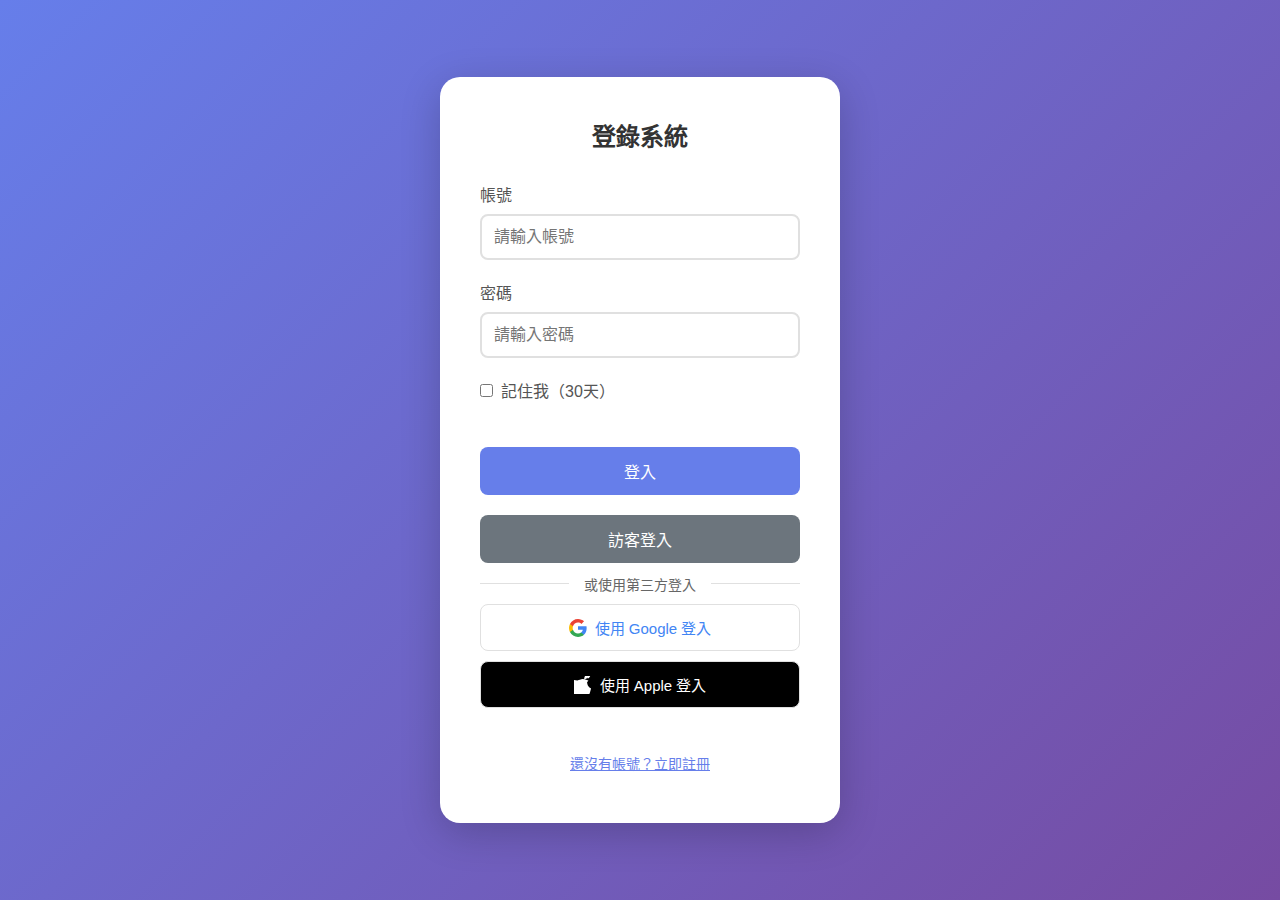
<file: 新增資料夾/frontend/login.html>
<!DOCTYPE html>
<html lang="zh-TW">
<head>
    <meta charset="UTF-8">
    <meta name="viewport" content="width=device-width, initial-scale=1.0">
    <title>登錄 - 智能 NPC 互動系統</title>
    <link rel="stylesheet" href="styles.css">
</head>
<body>
    <div class="login-container">
        <div class="login-box">
            <h2>登錄系統</h2>
            <form id="loginForm">
                <div class="form-group">
                    <label for="username">帳號</label>
                    <input type="text" id="username" name="username" required placeholder="請輸入帳號">
                </div>
                <div class="form-group">
                    <label for="password">密碼</label>
                    <input type="password" id="password" name="password" required placeholder="請輸入密碼">
                </div>
                <div class="form-group" style="display: flex; align-items: center; margin-bottom: 15px;">
                    <input type="checkbox" id="remember-me" name="remember_me" style="width: auto; margin-right: 8px;">
                    <label for="remember-me" style="margin: 0; font-weight: normal;">記住我（30天）</label>
                </div>
                <div class="form-actions">
                    <button type="submit" class="btn btn-primary">登入</button>
                    <button type="button" class="btn btn-secondary" onclick="loginAsGuest()" style="background: #6c757d; margin-top: 10px;">訪客登入</button>
                </div>
                
                <!-- OAuth 登入分隔線 -->
                <div style="margin: 20px 0; text-align: center; position: relative;">
                    <div style="border-top: 1px solid #e0e0e0; position: relative;">
                        <span style="background: white; padding: 0 15px; position: absolute; top: -10px; left: 50%; transform: translateX(-50%); color: #666; font-size: 14px;">或使用第三方登入</span>
                    </div>
                </div>
                
                <!-- OAuth 登入按鈕 -->
                <div class="oauth-buttons">
                    <button type="button" id="google-signin-btn" class="oauth-btn google-btn">
                        <svg width="18" height="18" viewBox="0 0 18 18" style="margin-right: 8px;">
                            <path fill="#4285F4" d="M17.64 9.2c0-.637-.057-1.251-.164-1.84H9v3.481h4.844c-.209 1.125-.843 2.078-1.796 2.717v2.258h2.908c1.702-1.567 2.684-3.874 2.684-6.615z"/>
                            <path fill="#34A853" d="M9 18c2.43 0 4.467-.806 5.956-2.184l-2.908-2.258c-.806.54-1.837.86-3.048.86-2.344 0-4.328-1.584-5.036-3.711H.957v2.332C2.438 15.983 5.482 18 9 18z"/>
                            <path fill="#FBBC05" d="M3.964 10.707c-.18-.54-.282-1.117-.282-1.707s.102-1.167.282-1.707V4.961H.957C.348 6.175 0 7.55 0 9s.348 2.825.957 4.039l3.007-2.332z"/>
                            <path fill="#EA4335" d="M9 3.58c1.321 0 2.508.454 3.44 1.345l2.582-2.58C13.463.891 11.426 0 9 0 5.482 0 2.438 2.017.957 4.961L3.964 7.293C4.672 5.163 6.656 3.58 9 3.58z"/>
                        </svg>
                        使用 Google 登入
                    </button>
                    <button type="button" id="apple-signin-btn" class="oauth-btn apple-btn">
                        <svg width="18" height="18" viewBox="0 0 18 18" style="margin-right: 8px;" fill="currentColor">
                            <path d="M13.562 1.58c-.8 1.038-2.04 1.754-3.34 1.65-.15-1.39.425-2.84 1.225-3.805 1.038-1.287 2.798-2.195 3.298-2.025.52.18 1.73 1.034 1.53 2.254-.2 1.17-1.08 2.625-2.716 2.926zm.87 2.825c-2.246-.135-4.156-1.32-5.49-1.32-2.32 0-3.73 1.32-5.58 1.32-2.79 0-5.85-2.25-7.65 2.925-1.34 4.385 1.13 8.52 2.32 11.335 1.13 2.595 2.52 5.49 4.33 5.385 1.67-.12 2.32-1.08 4.28-1.08 1.95 0 2.52 1.08 4.28 1.05 1.83-.02 3.06-2.595 4.15-5.19 1.35-3.15 1.9-6.225 1.93-6.375-.14-.135-3.72-1.56-3.92-6.235z"/>
                        </svg>
                        使用 Apple 登入
                    </button>
                </div>
                
                <div style="text-align: center; margin-top: 15px;">
                    <a href="register.html" class="btn btn-link">還沒有帳號？立即註冊</a>
                </div>
            </form>
            <div id="message" class="message"></div>
        </div>
    </div>
    <style>
        body {
            opacity: 1;
            transition: opacity 0.3s ease-in;
        }
        
        .oauth-buttons {
            display: flex;
            flex-direction: column;
            gap: 10px;
            margin-top: 15px;
        }
        
        .oauth-btn {
            display: flex;
            align-items: center;
            justify-content: center;
            padding: 12px;
            border: 1px solid #e0e0e0;
            border-radius: 8px;
            font-size: 15px;
            font-weight: 500;
            cursor: pointer;
            width: 100%;
            background: white;
        }
        
        .google-btn {
            color: #4285F4;
        }
        
        .apple-btn {
            color: #000;
            background: #000;
            color: white;
        }
    </style>
    
    <!-- Google Sign-In SDK -->
    <script src="https://accounts.google.com/gsi/client" async defer></script>
    
    <!-- Apple Sign In SDK -->
    <script src="https://appleid.cdn-apple.com/appleauth/static/jsapi/appleid/1/en_US/appleid.auth.js"></script>
    
    <script src="auth.js"></script>
    <script src="oauth.js"></script>
    <script src="script.js"></script>
</body>
</html>
</file>
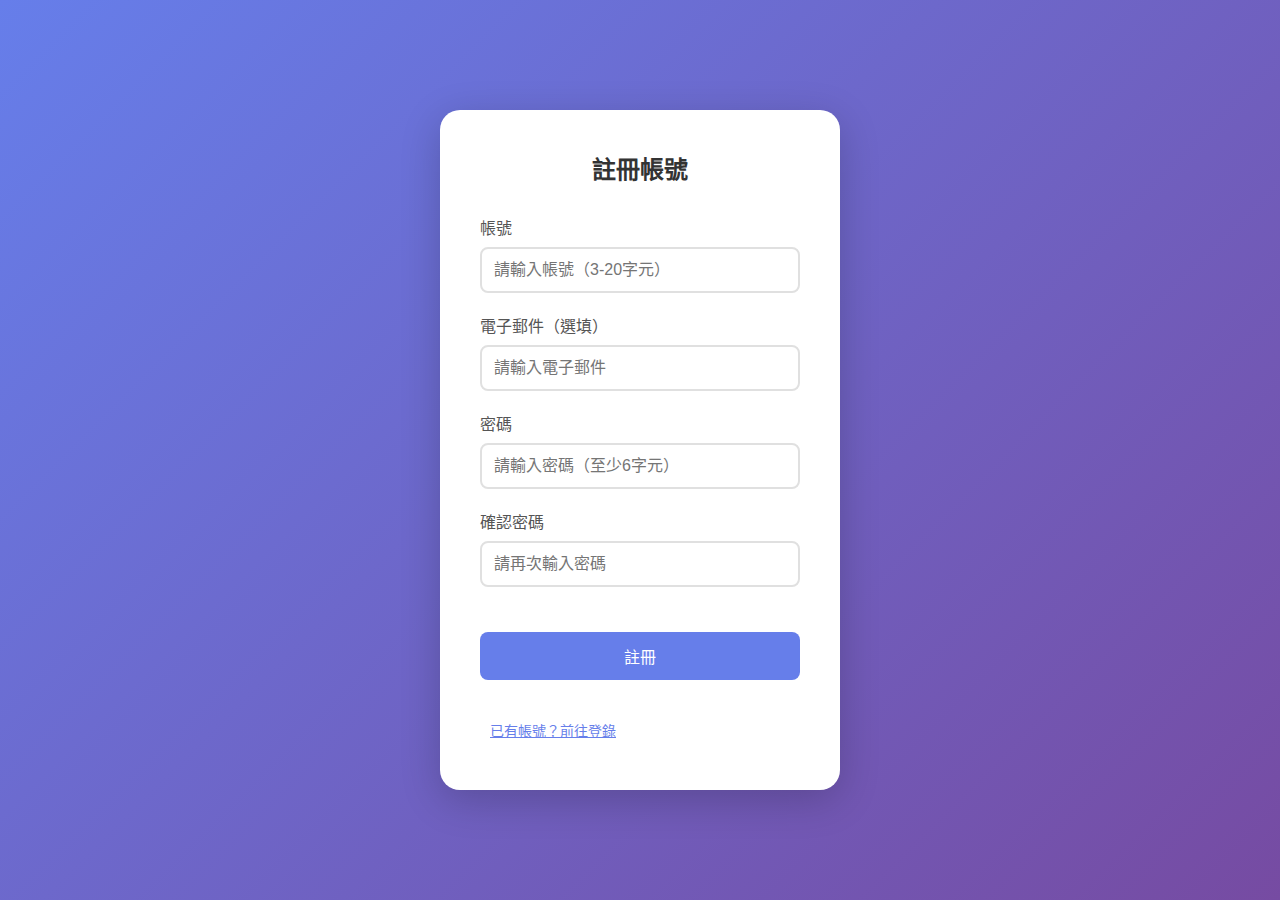
<file: 新增資料夾/frontend/register.html>
<!DOCTYPE html>
<html lang="zh-TW">
<head>
    <meta charset="UTF-8">
    <meta name="viewport" content="width=device-width, initial-scale=1.0">
    <title>註冊 - 智能 NPC 互動系統</title>
    <link rel="stylesheet" href="styles.css">
</head>
<body>
    <div class="login-container">
        <div class="login-box">
            <h2>註冊帳號</h2>
            <form id="registerForm">
                <div class="form-group">
                    <label for="username">帳號</label>
                    <input type="text" id="username" name="username" required placeholder="請輸入帳號（3-20字元）" minlength="3" maxlength="20">
                </div>
                <div class="form-group">
                    <label for="email">電子郵件（選填）</label>
                    <input type="email" id="email" name="email" placeholder="請輸入電子郵件">
                </div>
                <div class="form-group">
                    <label for="password">密碼</label>
                    <input type="password" id="password" name="password" required placeholder="請輸入密碼（至少6字元）" minlength="6">
                </div>
                <div class="form-group">
                    <label for="confirm-password">確認密碼</label>
                    <input type="password" id="confirm-password" name="confirm_password" required placeholder="請再次輸入密碼" minlength="6">
                </div>
                <div class="form-actions">
                    <button type="submit" class="btn btn-primary">註冊</button>
                    <a href="login.html" class="btn btn-link">已有帳號？前往登錄</a>
                </div>
            </form>
            <div id="message" class="message"></div>
        </div>
    </div>
    <style>
        body {
            opacity: 1;
            transition: opacity 0.3s ease-in;
        }
    </style>
    <script src="auth.js"></script>
    <script src="register.js"></script>
</body>
</html>
</file>
<file: 專題網頁介紹/styles.css>
* {
    margin: 0;
    padding: 0;
    box-sizing: border-box;
}

:root {
    --primary-color: #3b82f6;
    --secondary-color: #0ea5e9;
    --accent-color: #06b6d4;
    --text-dark: #e2e8f0;
    --text-light: #94a3b8;
    --bg-light: #1e293b;
    --bg-white: #0f172a;
    --bg-card: #1e293b;
    --border-color: #334155;
    --shadow-sm: 0 1px 2px 0 rgba(0, 0, 0, 0.3);
    --shadow-md: 0 4px 6px -1px rgba(0, 0, 0, 0.4);
    --shadow-lg: 0 10px 15px -3px rgba(0, 0, 0, 0.5);
    --shadow-xl: 0 20px 25px -5px rgba(0, 0, 0, 0.6);
}

body {
    font-family: -apple-system, BlinkMacSystemFont, 'Segoe UI', 'Microsoft JhengHei', '微軟正黑體', Arial, sans-serif;
    line-height: 1.6;
    color: var(--text-dark);
    background-color: var(--bg-white);
}

.container {
    max-width: 1200px;
    margin: 0 auto;
    padding: 0 20px;
}

/* 導航欄 */
.navbar {
    background: linear-gradient(135deg, var(--primary-color), var(--secondary-color));
    color: white;
    padding: 1rem 0;
    position: sticky;
    top: 0;
    z-index: 1000;
    box-shadow: var(--shadow-md);
}

.navbar .container {
    display: flex;
    justify-content: space-between;
    align-items: center;
}

.logo {
    font-size: 1.5rem;
    font-weight: 700;
}

.nav-links {
    display: flex;
    list-style: none;
    gap: 2rem;
}

.nav-links a {
    color: white;
    text-decoration: none;
    font-weight: 500;
    transition: opacity 0.3s;
}

.nav-links a:hover {
    opacity: 0.8;
}

/* 主標題區 */
.hero {
    background: linear-gradient(135deg, #1e293b 0%, #0f172a 50%, #1e293b 100%);
    color: white;
    padding: 6rem 0;
    text-align: center;
    position: relative;
    overflow: hidden;
    border-bottom: 1px solid var(--border-color);
}

.hero::before {
    content: '';
    position: absolute;
    top: 0;
    left: 0;
    right: 0;
    bottom: 0;
    background: radial-gradient(circle at 30% 50%, rgba(59, 130, 246, 0.2) 0%, transparent 50%);
    pointer-events: none;
}

.hero .container {
    position: relative;
    z-index: 1;
}

.hero-title {
    font-size: 3rem;
    font-weight: 800;
    margin-bottom: 1rem;
    line-height: 1.2;
}

.hero-subtitle {
    font-size: 1.25rem;
    margin-bottom: 2rem;
    opacity: 0.95;
}

.hero-badge {
    display: flex;
    justify-content: center;
    gap: 1rem;
    flex-wrap: wrap;
}

.hero-badge span {
    background: rgba(255, 255, 255, 0.2);
    padding: 0.5rem 1.5rem;
    border-radius: 50px;
    font-weight: 600;
    backdrop-filter: blur(10px);
}

/* 區塊樣式 */
.section {
    padding: 5rem 0;
}

.bg-light {
    background-color: var(--bg-light);
    border-top: 1px solid var(--border-color);
    border-bottom: 1px solid var(--border-color);
}

.section-title {
    font-size: 2.5rem;
    font-weight: 700;
    text-align: center;
    margin-bottom: 3rem;
    color: var(--text-dark);
}

/* 專題概述 */
.lead-text {
    font-size: 1.25rem;
    line-height: 1.8;
    color: var(--text-light);
    margin-bottom: 3rem;
    text-align: center;
}

.lead-text strong {
    color: var(--primary-color);
    font-weight: 700;
}

.problem-solution {
    display: grid;
    grid-template-columns: repeat(auto-fit, minmax(300px, 1fr));
    gap: 2rem;
    margin-top: 3rem;
}

.problem-box,
.solution-box {
    padding: 2rem;
    border-radius: 12px;
    box-shadow: var(--shadow-md);
}

.problem-box {
    background: linear-gradient(135deg, #7f1d1d, #991b1b);
    border-left: 4px solid #ef4444;
    color: var(--text-dark);
}

.solution-box {
    background: linear-gradient(135deg, #064e3b, #065f46);
    border-left: 4px solid #10b981;
    color: var(--text-dark);
}

.problem-box h3,
.solution-box h3 {
    font-size: 1.5rem;
    margin-bottom: 1rem;
}

.problem-box ul,
.solution-box ul {
    list-style: none;
    padding-left: 0;
}

.problem-box li,
.solution-box li {
    padding: 0.5rem 0;
    padding-left: 1.5rem;
    position: relative;
}

.problem-box li::before {
    content: "✗";
    position: absolute;
    left: 0;
    color: #ef4444;
    font-weight: bold;
}

.solution-box li::before {
    content: "✓";
    position: absolute;
    left: 0;
    color: #10b981;
    font-weight: bold;
}

/* 核心功能 */
.features-grid {
    display: grid;
    grid-template-columns: repeat(auto-fit, minmax(300px, 1fr));
    gap: 2rem;
}

.feature-card {
    background: var(--bg-card);
    padding: 2rem;
    border-radius: 12px;
    box-shadow: var(--shadow-md);
    transition: transform 0.3s, box-shadow 0.3s;
}

.feature-card:hover {
    transform: translateY(-5px);
    box-shadow: var(--shadow-xl);
}

.feature-icon {
    font-size: 3rem;
    margin-bottom: 1rem;
}

.feature-card h3 {
    font-size: 1.5rem;
    margin-bottom: 1rem;
    color: var(--primary-color);
}

.feature-card p {
    color: var(--text-light);
    line-height: 1.8;
}

.feature-card strong {
    color: var(--accent-color);
    font-weight: 700;
}

/* 系統架構 */
.architecture-diagram {
    max-width: 800px;
    margin: 0 auto 3rem;
}

.arch-layer {
    margin-bottom: 1rem;
}

.arch-box {
    background: var(--bg-card);
    padding: 2rem;
    border-radius: 12px;
    box-shadow: var(--shadow-lg);
    border-top: 4px solid;
}

.arch-box.frontend {
    border-top-color: var(--primary-color);
    background: linear-gradient(135deg, #1e3a5f, #1e293b);
}

.arch-box.backend {
    border-top-color: var(--secondary-color);
    background: linear-gradient(135deg, #1e3a5f, #1e293b);
}

.arch-box.data {
    border-top-color: var(--accent-color);
    background: linear-gradient(135deg, #1e3a5f, #1e293b);
}

.arch-box h3 {
    font-size: 1.5rem;
    margin-bottom: 1rem;
    color: var(--text-dark);
}

.arch-box ul {
    list-style: none;
    padding-left: 0;
}

.arch-box li {
    padding: 0.5rem 0;
    padding-left: 1.5rem;
    position: relative;
    color: var(--text-dark);
}

.arch-box li::before {
    content: "▸";
    position: absolute;
    left: 0;
    color: var(--primary-color);
    font-weight: bold;
}

.arch-arrow {
    text-align: center;
    font-size: 2rem;
    color: var(--primary-color);
    margin: 0.5rem 0;
}

.tech-stack {
    text-align: center;
}

.tech-stack h3 {
    font-size: 1.5rem;
    margin-bottom: 1.5rem;
    color: var(--text-dark);
}

.tech-tags {
    display: flex;
    justify-content: center;
    flex-wrap: wrap;
    gap: 1rem;
}

.tech-tag {
    background: linear-gradient(135deg, var(--primary-color), var(--secondary-color));
    color: white;
    padding: 0.75rem 1.5rem;
    border-radius: 50px;
    font-weight: 600;
    box-shadow: var(--shadow-md);
}

/* 應用場景 */
.applications-grid {
    display: grid;
    grid-template-columns: repeat(auto-fit, minmax(250px, 1fr));
    gap: 2rem;
}

.app-card {
    background: var(--bg-card);
    padding: 2rem;
    border-radius: 12px;
    box-shadow: var(--shadow-md);
    text-align: center;
    transition: transform 0.3s, box-shadow 0.3s;
}

.app-card:hover {
    transform: translateY(-5px);
    box-shadow: var(--shadow-xl);
}

.app-icon {
    font-size: 3rem;
    margin-bottom: 1rem;
}

.app-card h3 {
    font-size: 1.5rem;
    margin-bottom: 1rem;
    color: var(--primary-color);
}

.app-card p {
    color: var(--text-light);
    line-height: 1.8;
}

/* 人格展示 */
.personalities-grid {
    display: grid;
    grid-template-columns: repeat(auto-fit, minmax(200px, 1fr));
    gap: 1.5rem;
}

.personality-card {
    background: var(--bg-card);
    padding: 1.5rem;
    border-radius: 12px;
    box-shadow: var(--shadow-md);
    transition: transform 0.3s, box-shadow 0.3s;
    cursor: pointer;
}

.personality-card:hover {
    transform: translateY(-5px);
    box-shadow: var(--shadow-lg);
}

.personality-header {
    display: flex;
    align-items: center;
    gap: 1rem;
    margin-bottom: 1rem;
}

.personality-emoji {
    font-size: 2rem;
}

.personality-card h3 {
    font-size: 1.25rem;
    color: var(--primary-color);
}

.personality-card p {
    color: var(--text-light);
    font-size: 0.95rem;
    line-height: 1.6;
}

/* 頁尾 */
.footer {
    background: #0a0f1a;
    color: var(--text-dark);
    padding: 3rem 0;
    text-align: center;
    border-top: 1px solid var(--border-color);
}

.footer-subtitle {
    margin-top: 0.5rem;
    opacity: 0.8;
    font-size: 0.9rem;
}

/* 響應式設計 */
@media (max-width: 768px) {
    .hero-title {
        font-size: 2rem;
    }

    .hero-subtitle {
        font-size: 1rem;
    }

    .section-title {
        font-size: 2rem;
    }

    .nav-links {
        flex-direction: column;
        gap: 1rem;
    }

    .navbar .container {
        flex-direction: column;
    }

    .problem-solution {
        grid-template-columns: 1fr;
    }

    .features-grid,
    .applications-grid {
        grid-template-columns: 1fr;
    }

    .personalities-grid {
        grid-template-columns: repeat(auto-fit, minmax(150px, 1fr));
    }
}

/* 動畫效果 */
@keyframes fadeInUp {
    from {
        opacity: 0;
        transform: translateY(30px);
    }
    to {
        opacity: 1;
        transform: translateY(0);
    }
}

.feature-card,
.app-card,
.personality-card {
    animation: fadeInUp 0.6s ease-out;
}

.feature-card:nth-child(2) {
    animation-delay: 0.1s;
}

.feature-card:nth-child(3) {
    animation-delay: 0.2s;
}

.feature-card:nth-child(4) {
    animation-delay: 0.3s;
}

.feature-card:nth-child(5) {
    animation-delay: 0.4s;
}

.feature-card:nth-child(6) {
    animation-delay: 0.5s;
}

/* 專題簡介頁面新增樣式 */
.problem-list {
    display: grid;
    grid-template-columns: repeat(auto-fit, minmax(300px, 1fr));
    gap: 2rem;
    margin: 2rem 0;
}

.problem-item {
    background: var(--bg-card);
    padding: 2rem;
    border-radius: 12px;
    box-shadow: var(--shadow-md);
}

.problem-item h3 {
    font-size: 1.5rem;
    margin-bottom: 1rem;
    color: var(--primary-color);
}

.problem-item p {
    color: var(--text-light);
    line-height: 1.8;
}

.solution-intro {
    background: linear-gradient(135deg, #1e3a5f, #1e293b);
    padding: 2rem;
    border-radius: 12px;
    margin-top: 2rem;
    border-left: 4px solid var(--primary-color);
    border: 1px solid var(--border-color);
}

.solution-intro p {
    color: var(--text-dark);
    line-height: 1.8;
    font-size: 1.1rem;
}

.contribution-grid {
    display: grid;
    grid-template-columns: repeat(auto-fit, minmax(500px, 1fr));
    gap: 2rem;
    margin-top: 2rem;
}

.contribution-card {
    background: var(--bg-card);
    padding: 2rem;
    border-radius: 12px;
    box-shadow: var(--shadow-lg);
}

.contribution-card.academic {
    border-top: 4px solid #3b82f6;
}

.contribution-card.practical {
    border-top: 4px solid #10b981;
}

.contribution-header {
    display: flex;
    align-items: center;
    gap: 1rem;
    margin-bottom: 1.5rem;
}

.contribution-icon {
    font-size: 2.5rem;
}

.contribution-header h3 {
    font-size: 1.75rem;
    color: var(--text-dark);
}

.contribution-content h4 {
    font-size: 1.25rem;
    color: var(--primary-color);
    margin-top: 1.5rem;
    margin-bottom: 0.5rem;
}

.contribution-content p {
    color: var(--text-light);
    line-height: 1.8;
    margin-bottom: 1rem;
}

.footer-links {
    margin-top: 1rem;
}

.footer-links a {
    color: var(--text-dark);
    text-decoration: none;
    margin: 0 0.5rem;
    transition: color 0.3s;
}

.footer-links a:hover {
    color: var(--primary-color);
    text-decoration: underline;
}

/* 組員資料頁面樣式 */
.team-grid {
    display: grid;
    grid-template-columns: repeat(auto-fit, minmax(350px, 1fr));
    gap: 3rem;
    margin-top: 2rem;
}

.team-card {
    background: var(--bg-card);
    padding: 2rem;
    border-radius: 12px;
    box-shadow: var(--shadow-lg);
    transition: transform 0.3s, box-shadow 0.3s;
}

.team-card:hover {
    transform: translateY(-5px);
    box-shadow: var(--shadow-xl);
}

.team-photo {
    text-align: center;
    margin-bottom: 1.5rem;
}

.team-photo img {
    width: 200px;
    height: 200px;
    border-radius: 50%;
    object-fit: cover;
    border: 4px solid var(--primary-color);
    box-shadow: var(--shadow-md);
}

.team-photo img.photo-center-head {
    object-position: center top;
}

.team-info {
    text-align: center;
}

.team-name {
    font-size: 1.5rem;
    color: var(--primary-color);
    margin-bottom: 1rem;
}

.team-id {
    color: var(--text-light);
    margin-bottom: 0.5rem;
}

.team-intro,
.team-reflection {
    text-align: left;
    margin-top: 1.5rem;
    padding-top: 1.5rem;
    border-top: 1px solid var(--border-color);
}

.team-intro h4,
.team-reflection h4 {
    font-size: 1.1rem;
    color: var(--primary-color);
    margin-bottom: 0.75rem;
}

.team-intro p,
.team-reflection p {
    color: var(--text-light);
    line-height: 1.8;
}

/* 系統展示頁面樣式 */
.system-showcase {
    max-width: 1000px;
    margin: 0 auto;
}

.showcase-title {
    font-size: 2.5rem;
    color: var(--text-dark);
    margin-bottom: 2rem;
    text-align: center;
}

.showcase-description {
    background: var(--bg-card);
    padding: 2rem;
    border-radius: 12px;
    box-shadow: var(--shadow-md);
    margin-bottom: 2rem;
}

.showcase-description h3 {
    font-size: 1.5rem;
    color: var(--primary-color);
    margin-bottom: 1rem;
}

.showcase-description p {
    color: var(--text-light);
    line-height: 1.8;
    font-size: 1.1rem;
}

.system-screenshot {
    margin: 2rem 0;
    text-align: center;
}

.system-screenshot img {
    max-width: 100%;
    height: auto;
    border-radius: 12px;
    box-shadow: var(--shadow-lg);
    border: 2px solid var(--border-color);
}

.screenshot-caption {
    margin-top: 1rem;
    color: var(--text-light);
    font-style: italic;
    font-size: 0.95rem;
}

.feature-details {
    background: var(--bg-card);
    padding: 2rem;
    border-radius: 12px;
    box-shadow: var(--shadow-md);
    margin: 2rem 0;
}

.feature-details h3 {
    font-size: 1.5rem;
    color: var(--primary-color);
    margin-bottom: 1.5rem;
}

.feature-list {
    list-style: none;
    padding-left: 0;
}

.feature-list li {
    padding: 1rem 0;
    padding-left: 2rem;
    position: relative;
    border-bottom: 1px solid var(--border-color);
}

.feature-list li:last-child {
    border-bottom: none;
}

.feature-list li::before {
    content: "✓";
    position: absolute;
    left: 0;
    color: var(--primary-color);
    font-weight: bold;
    font-size: 1.2rem;
}

.feature-list li strong {
    color: var(--text-dark);
    display: block;
    margin-bottom: 0.5rem;
}

.navigation-buttons {
    display: flex;
    justify-content: space-between;
    margin-top: 3rem;
    padding-top: 2rem;
    border-top: 2px solid var(--border-color);
}

.nav-btn {
    padding: 0.75rem 1.5rem;
    border-radius: 8px;
    text-decoration: none;
    font-weight: 600;
    transition: all 0.3s;
    background: var(--bg-light);
    color: var(--primary-color);
    border: 2px solid var(--primary-color);
}

.nav-btn:hover {
    background: var(--primary-color);
    color: white;
    transform: translateY(-2px);
    box-shadow: var(--shadow-md);
}

.nav-btn.primary {
    background: var(--primary-color);
    color: white;
}

.nav-btn.primary:hover {
    background: var(--secondary-color);
}

/* 系統架構視覺化 */
.architecture-visual {
    margin: 2rem 0;
}

.arch-diagram {
    background: var(--bg-card);
    padding: 2rem;
    border-radius: 12px;
    box-shadow: var(--shadow-lg);
}

.arch-level {
    margin-bottom: 1rem;
}

.arch-box {
    padding: 1.5rem;
    border-radius: 8px;
    border-top: 4px solid;
}

.arch-box.frontend {
    border-top-color: var(--primary-color);
    background: linear-gradient(135deg, #e0e7ff, #c7d2fe);
}

.arch-box.backend {
    border-top-color: var(--secondary-color);
    background: linear-gradient(135deg, #f3e8ff, #e9d5ff);
}

.arch-box.data {
    border-top-color: var(--accent-color);
    background: linear-gradient(135deg, #fce7f3, #fbcfe8);
}

.arch-box h4 {
    font-size: 1.25rem;
    margin-bottom: 1rem;
    color: var(--text-dark);
}

.arch-box ul {
    list-style: none;
    padding-left: 0;
}

.arch-box li {
    padding: 0.5rem 0;
    padding-left: 1.5rem;
    position: relative;
    color: var(--text-dark);
}

.arch-box li::before {
    content: "▸";
    position: absolute;
    left: 0;
    color: var(--primary-color);
    font-weight: bold;
}

.tech-stack-section {
    background: var(--bg-card);
    padding: 2rem;
    border-radius: 12px;
    box-shadow: var(--shadow-md);
    margin: 2rem 0;
}

.tech-stack-section h3 {
    font-size: 1.5rem;
    color: var(--primary-color);
    margin-bottom: 1.5rem;
}

.tech-grid {
    display: grid;
    grid-template-columns: repeat(auto-fit, minmax(250px, 1fr));
    gap: 1rem;
}

.tech-item {
    padding: 1rem;
    background: var(--bg-light);
    border-radius: 8px;
    color: var(--text-light);
}

.tech-item strong {
    color: var(--primary-color);
    display: block;
    margin-bottom: 0.5rem;
}

/* 影片展示區塊 */
.video-container {
    max-width: 900px;
    margin: 0 auto;
    text-align: center;
}

.video-wrapper {
    position: relative;
    padding-bottom: 56.25%; /* 16:9 比例 */
    height: 0;
    overflow: hidden;
    border-radius: 12px;
    box-shadow: var(--shadow-lg);
    background: #000;
    margin-bottom: 1.5rem;
}

.video-wrapper iframe {
    position: absolute;
    top: 0;
    left: 0;
    width: 100%;
    height: 100%;
    border: none;
    border-radius: 12px;
}

.video-description {
    color: var(--text-light);
    font-size: 1.1rem;
    line-height: 1.8;
    max-width: 800px;
    margin: 0 auto;
}

/* 響應式設計補充 */
@media (max-width: 768px) {
    .contribution-grid {
        grid-template-columns: 1fr;
    }

    .team-grid {
        grid-template-columns: 1fr;
    }

    .navigation-buttons {
        flex-direction: column;
        gap: 1rem;
    }

    .nav-btn {
        text-align: center;
    }

    .tech-grid {
        grid-template-columns: 1fr;
    }

    .video-wrapper {
        padding-bottom: 56.25%;
    }
}
</file>
<file: 新增資料夾/frontend/styles.css>
* {
    margin: 0;
    padding: 0;
    box-sizing: border-box;
}

body {
    font-family: 'Microsoft JhengHei', Arial, sans-serif;
    background: linear-gradient(135deg, #667eea 0%, #764ba2 100%);
    min-height: 100vh;
    display: flex;
    justify-content: center;
    align-items: center;
}

.container {
    text-align: center;
    background: white;
    padding: 40px;
    border-radius: 20px;
    box-shadow: 0 10px 40px rgba(0,0,0,0.2);
    max-width: 600px;
    width: 90%;
}

.main-title {
    font-size: 48px;
    margin-bottom: 30px;
    color: #333;
}

.main-title em strong {
    font-style: italic;
    font-weight: bold;
}

.content {
    margin-top: 20px;
}

.btn {
    display: inline-block;
    padding: 12px 30px;
    background: #667eea;
    color: white;
    text-decoration: none;
    border-radius: 8px;
    margin-top: 20px;
    border: none;
    cursor: pointer;
    font-size: 16px;
}

/* 登錄頁面樣式 */
.login-container {
    width: 100%;
    display: flex;
    justify-content: center;
    align-items: center;
    min-height: 100vh;
}

.login-box {
    background: white;
    padding: 40px;
    border-radius: 20px;
    box-shadow: 0 10px 40px rgba(0,0,0,0.2);
    width: 100%;
    max-width: 400px;
}

.login-box h2 {
    text-align: center;
    margin-bottom: 30px;
    color: #333;
}

.form-group {
    margin-bottom: 20px;
}

.form-group label {
    display: block;
    margin-bottom: 8px;
    color: #555;
    font-weight: 500;
}

.form-group input {
    width: 100%;
    padding: 12px;
    border: 2px solid #e0e0e0;
    border-radius: 8px;
    font-size: 16px;
    transition: border-color 0.3s;
}

.form-group input:focus {
    outline: none;
    border-color: #667eea;
}

.form-actions {
    display: flex;
    flex-direction: column;
    gap: 10px;
    margin-top: 25px;
}

.btn-primary {
    background: #667eea;
    color: white;
    padding: 12px;
    border: none;
    border-radius: 8px;
    font-size: 16px;
    cursor: pointer;
}

.btn-link {
    background: none;
    color: #667eea;
    border: none;
    padding: 10px;
    cursor: pointer;
    text-decoration: underline;
    font-size: 14px;
    transition: font-size 0.3s ease;
    display: inline-block;
}

.btn-link:hover {
    font-size: 15.5px;
}

.message {
    margin-top: 15px;
    padding: 10px;
    border-radius: 5px;
    text-align: center;
    display: none;
}

.message.success {
    background: #d4edda;
    color: #155724;
    display: block;
}

.message.error {
    background: #f8d7da;
    color: #721c24;
    display: block;
}

.btn-secondary {
    background: #6c757d;
    color: white;
    padding: 12px;
    border: none;
    border-radius: 8px;
    font-size: 16px;
    cursor: pointer;
    width: 100%;
}
</file>
